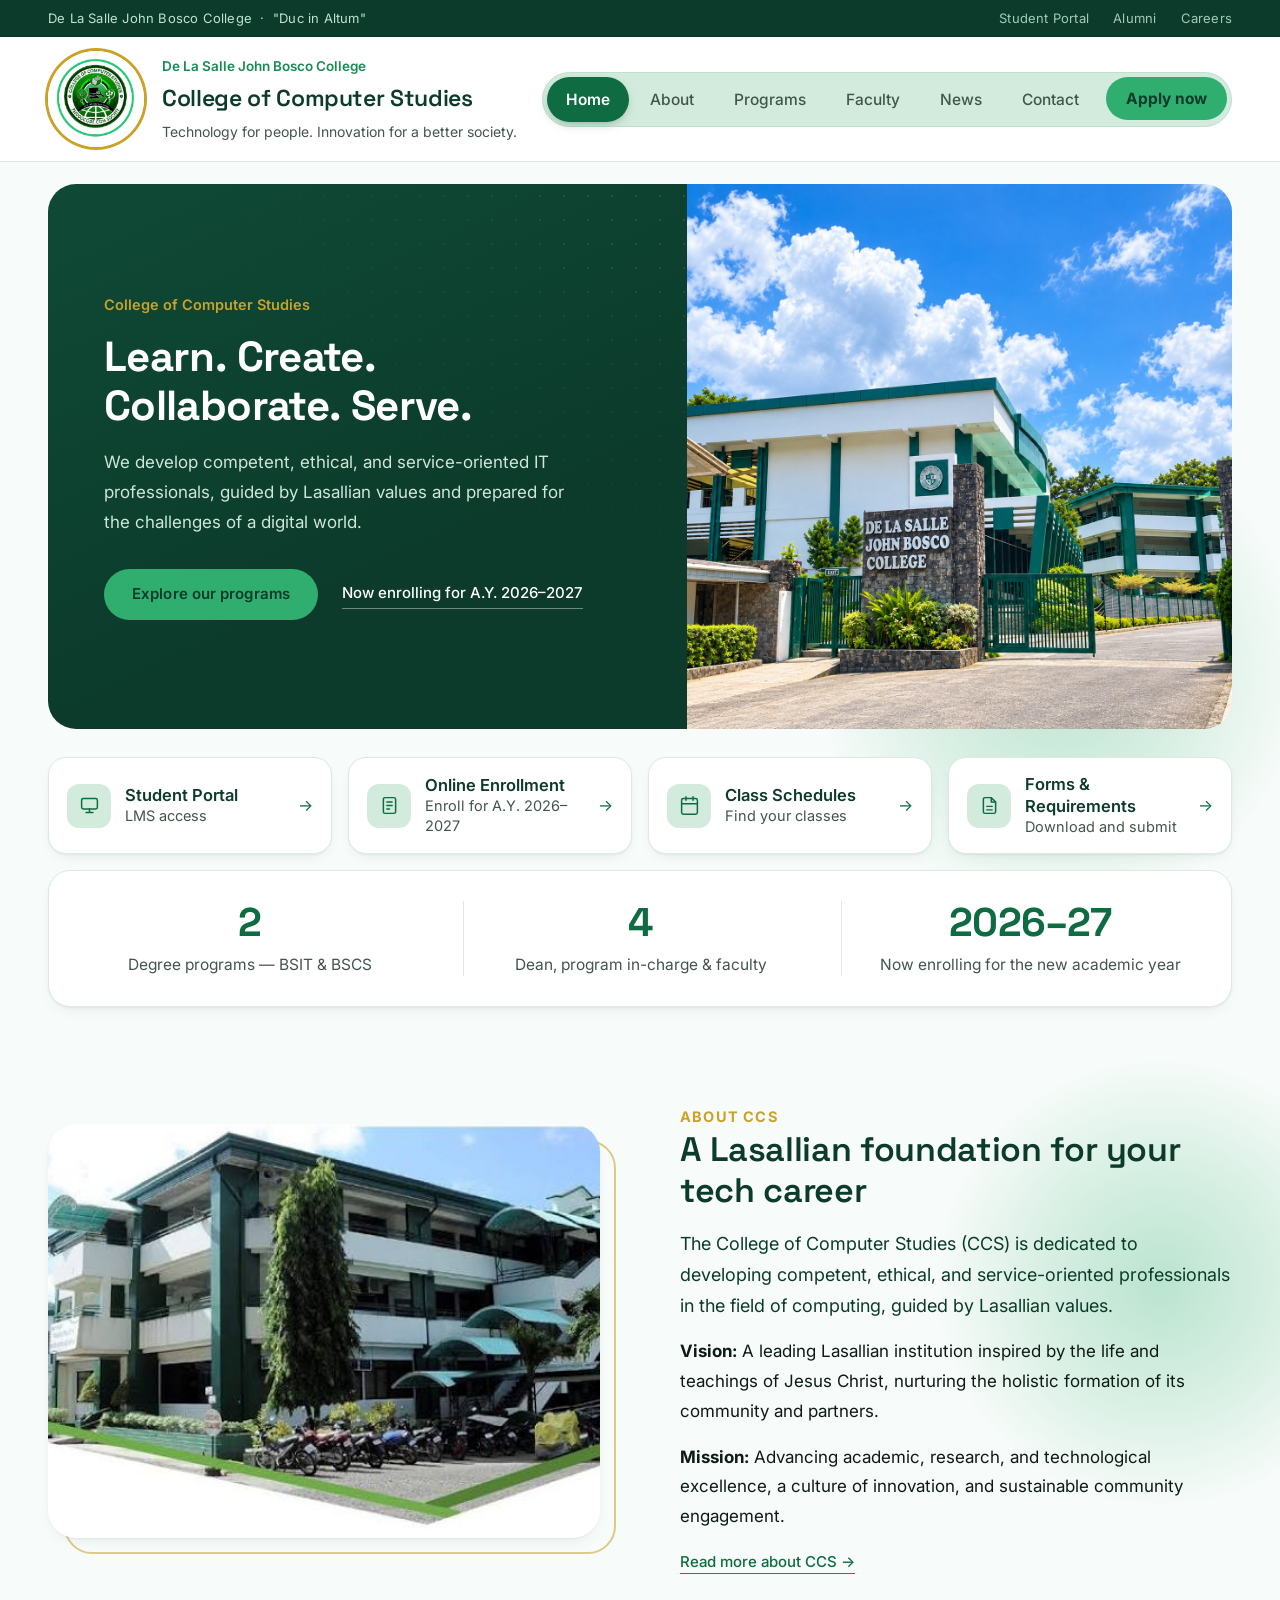
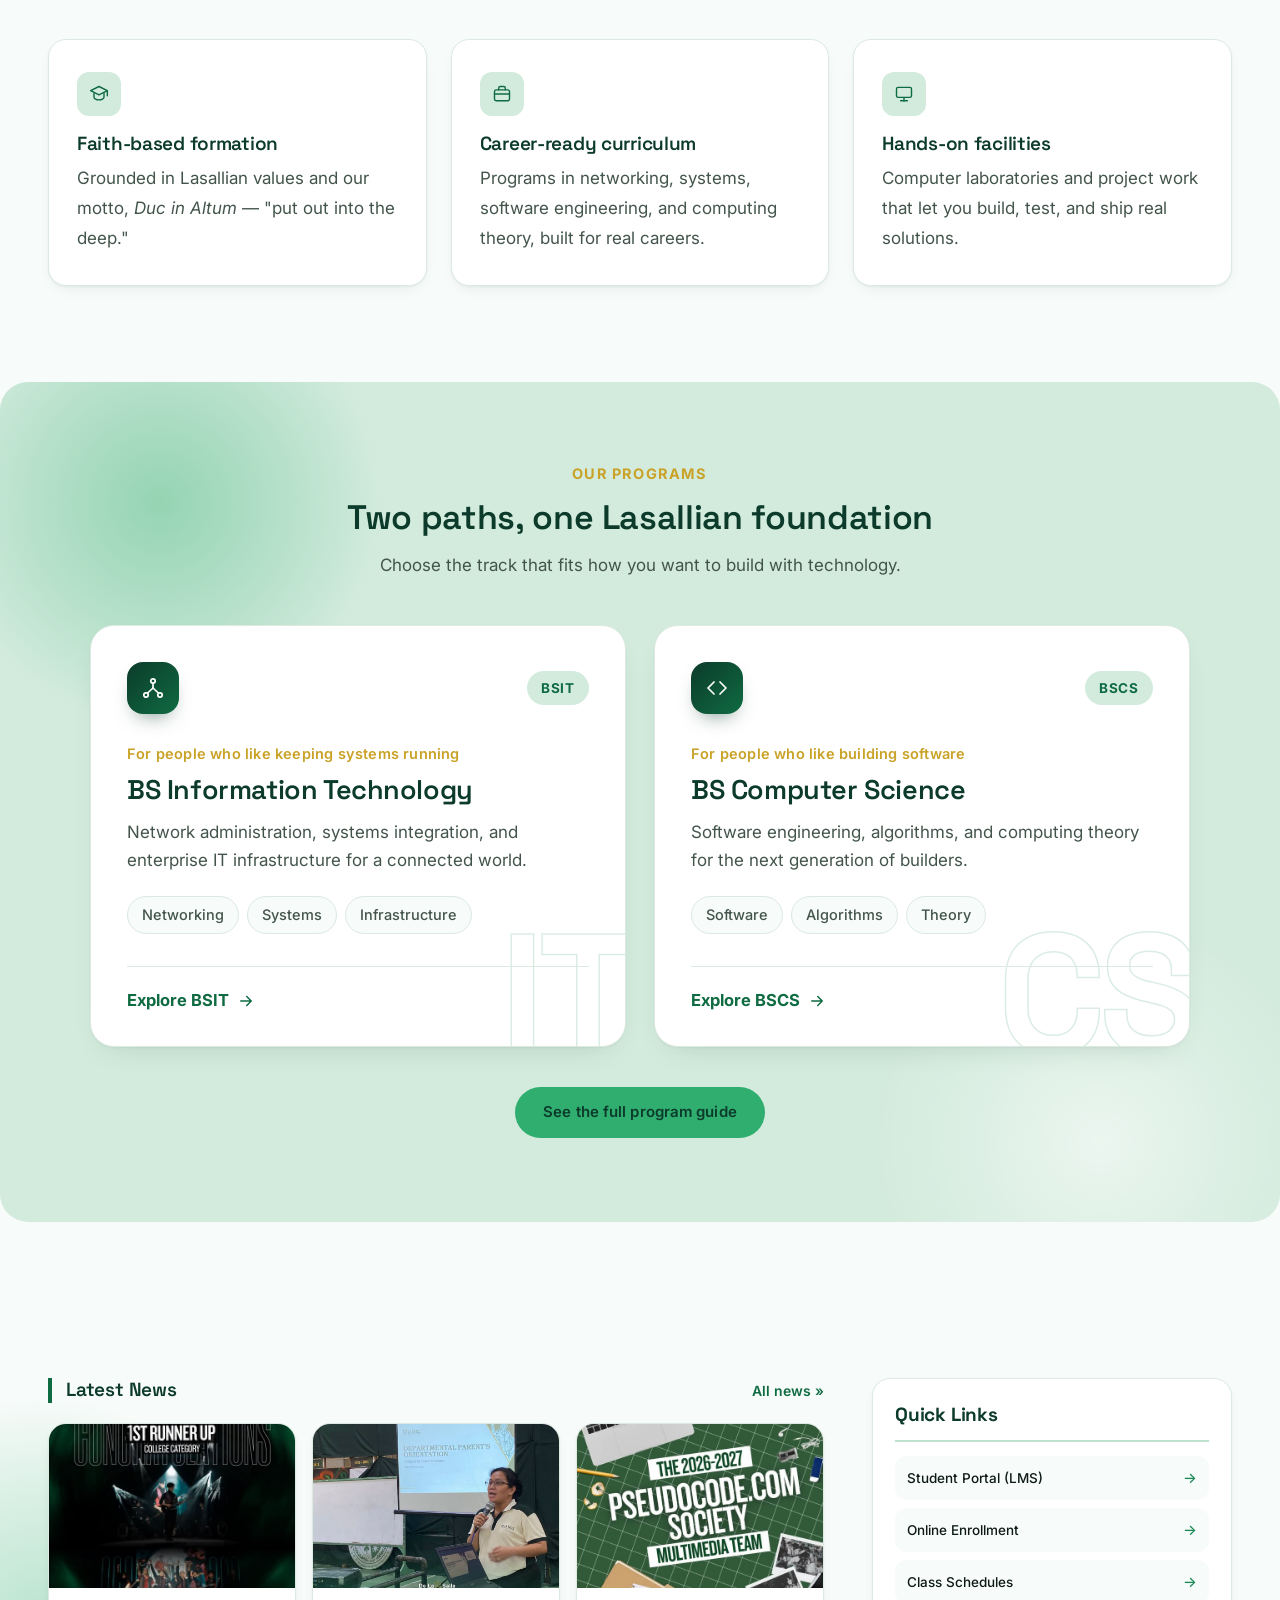
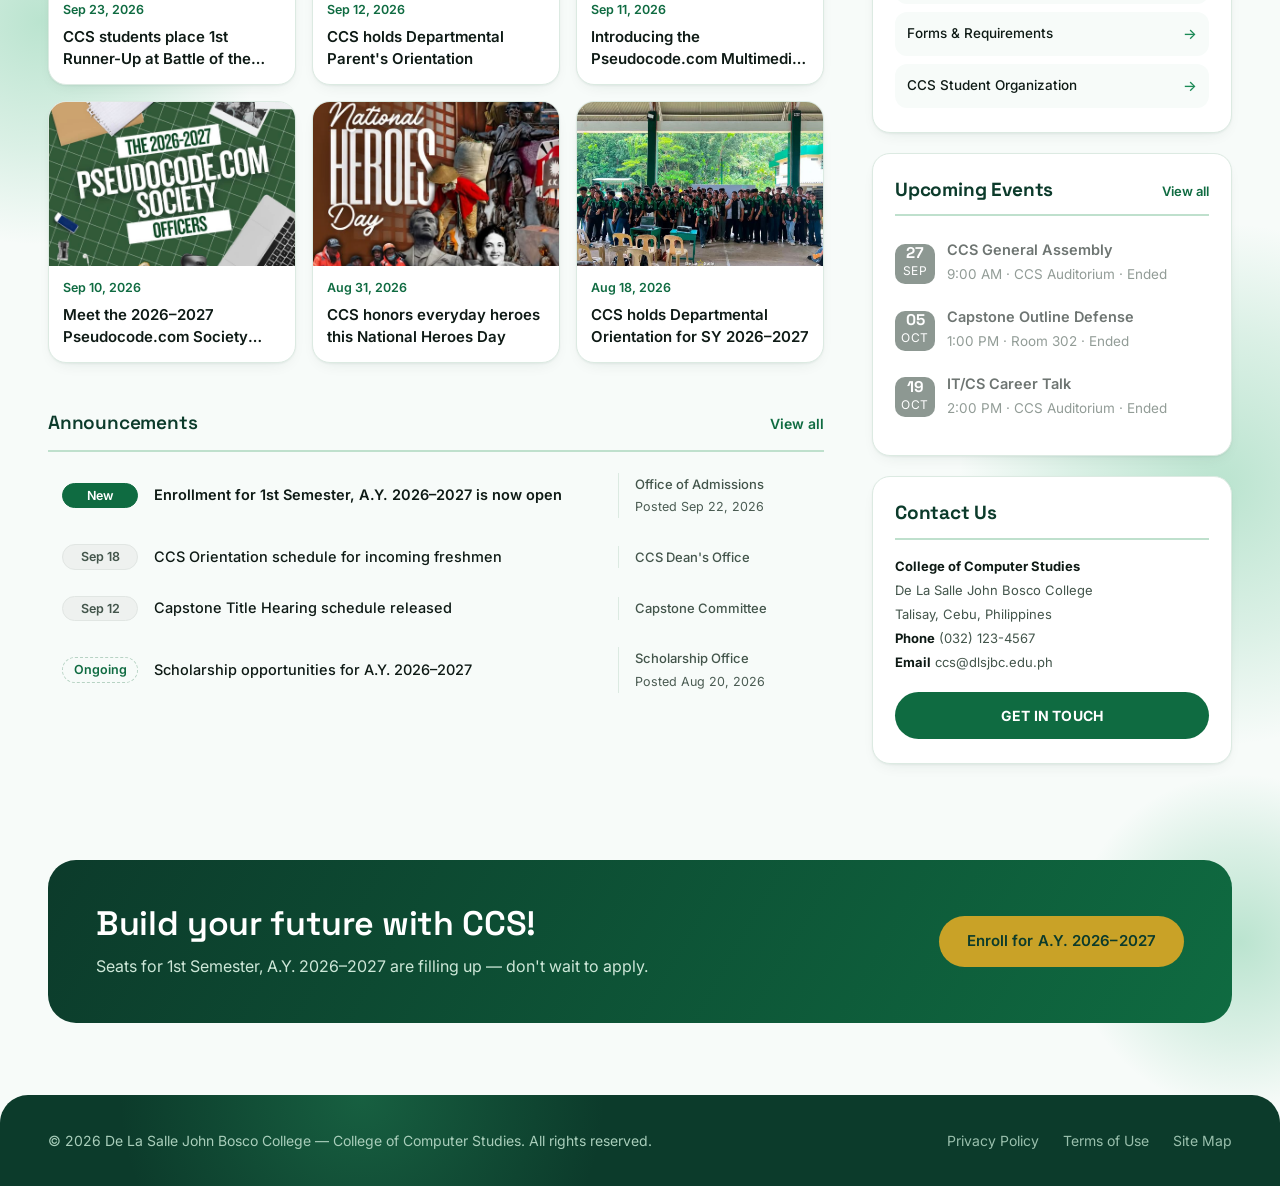
<file: index.html>
<!DOCTYPE html>
<html lang="en">
<head>
<meta charset="UTF-8">
<meta name="viewport" content="width=device-width, initial-scale=1">
<meta name="description" content="The College of Computer Studies at De La Salle John Bosco College offers BS Information Technology and BS Computer Science programs, developing competent, ethical, and service-oriented IT professionals guided by Lasallian values.">
<meta property="og:title" content="College of Computer Studies — De La Salle John Bosco College">
<meta property="og:description" content="Learn. Create. Collaborate. Serve. Technology for people. Innovation for a better society.">
<meta property="og:type" content="website">
<link rel="icon" type="image/png" href="images/favicon.png">
<title>College of Computer Studies — De La Salle John Bosco College</title>
<link rel="preconnect" href="https://fonts.googleapis.com">
<link rel="preconnect" href="https://fonts.gstatic.com" crossorigin>
<link rel="stylesheet" href="styles.css">
<style>
  .news-card-img{width:100%;aspect-ratio:3/2;object-fit:cover;display:block;}
</style>
</head>
<body>

  <a class="skip-link" href="#main-content">Skip to main content</a>

  <div class="utility-bar">
    <span>De La Salle John Bosco College &nbsp;·&nbsp; "Duc in Altum"</span>
    <span>
      <a href="#">Student Portal</a>
      <a href="#">Alumni</a>
      <a href="#">Careers</a>
    </span>
  </div>

  <header class="site-header">
    <div class="brand">
      <img class="mark" src="images/logo.png" width="88" height="88" alt="CCS logo — College of Computer Studies, De La Salle John Bosco College">
      <div class="brand-text">
        <div class="eyebrow">De La Salle John Bosco College</div>
        <h1>College of Computer Studies</h1>
        <div class="tagline">Technology for people. Innovation for a better society.</div>
      </div>
    </div>
    <button class="nav-toggle" id="nav-toggle" type="button" aria-expanded="false" aria-controls="main-nav" aria-label="Toggle navigation menu"><span></span></button>
    <nav class="main-nav" id="main-nav" aria-label="Primary">
      <ul>
        <li class="active"><a href="index.html" aria-current="page">Home</a></li>
        <li><a href="about.html">About</a></li>
        <li><a href="programs.html">Programs</a></li>
        <li><a href="faculty.html">Faculty</a></li>
        <li><a href="news.html">News</a></li>
        <li><a href="contact.html">Contact</a></li>
        <li class="nav-apply"><a href="contact.html">Apply now</a></li>
      </ul>
    </nav>
  </header>
  <div class="header-divider"></div>

  <div class="hero">
    <div class="hero-grid">
      <div class="hero-panel">
        <div class="hero-text">
          <div class="hero-kicker">College of Computer Studies</div>
          <h2>Learn. Create.<br>Collaborate. Serve.</h2>
          <p class="lede">We develop competent, ethical, and service-oriented IT professionals,
          guided by Lasallian values and prepared for the challenges of a digital world.</p>
          <div class="hero-cta">
            <a class="btn btn-primary" href="programs.html">Explore our programs</a>
            <a class="btn-text" href="contact.html">Now enrolling for A.Y. 2026–2027</a>
          </div>
        </div>
      </div>
      <div class="hero-photo-wrap">
        <div class="hero-photo-card">
          <img src="images/hero.jpg" alt="De La Salle John Bosco College campus entrance and main building" style="object-position:45% center;">
        </div>
      </div>
    </div>
  </div>

  <nav class="quicklinks-band" aria-label="Quick links">
    <ul class="quicklinks-inner">
      <li><a class="ql-item" href="#"><span class="ql-icon" aria-hidden="true"><svg viewBox="0 0 24 24"><rect x="3" y="4" width="18" height="12" rx="2"/><path d="M8 20h8M12 16v4"/></svg></span><span class="ql-text"><b>Student Portal</b><span>LMS access</span></span><span class="ql-arrow" aria-hidden="true">→</span></a></li>
      <li><a class="ql-item" href="#"><span class="ql-icon" aria-hidden="true"><svg viewBox="0 0 24 24"><rect x="5" y="3" width="14" height="18" rx="2"/><path d="M9 8h6M9 12h6M9 16h3"/></svg></span><span class="ql-text"><b>Online Enrollment</b><span>Enroll for A.Y. 2026–2027</span></span><span class="ql-arrow" aria-hidden="true">→</span></a></li>
      <li><a class="ql-item" href="#"><span class="ql-icon" aria-hidden="true"><svg viewBox="0 0 24 24"><rect x="3" y="4" width="18" height="18" rx="2"/><path d="M3 10h18M8 2v4M16 2v4"/></svg></span><span class="ql-text"><b>Class Schedules</b><span>Find your classes</span></span><span class="ql-arrow" aria-hidden="true">→</span></a></li>
      <li><a class="ql-item" href="#"><span class="ql-icon" aria-hidden="true"><svg viewBox="0 0 24 24"><path d="M14 3H7a2 2 0 0 0-2 2v14a2 2 0 0 0 2 2h10a2 2 0 0 0 2-2V8z"/><path d="M14 3v5h5M9 13h6M9 17h6"/></svg></span><span class="ql-text"><b>Forms &amp; Requirements</b><span>Download and submit</span></span><span class="ql-arrow" aria-hidden="true">→</span></a></li>
    </ul>
  </nav>

  <div class="quickfacts-band">
    <ul class="quickfacts-inner stats-row">
      <li class="quickfact"><b>2</b><span>Degree programs — BSIT &amp; BSCS</span></li>
      <li class="quickfact"><b>4</b><span>Dean, program in-charge &amp; faculty</span></li>
      <li class="quickfact"><b>2026–27</b><span>Now enrolling for the new academic year</span></li>
    </ul>
  </div>

  <section class="home-section" aria-labelledby="about-heading">
    <div class="split">
      <div class="split-media">
        <img src="images/campus-building.png" alt="De La Salle John Bosco College campus building" class="split-photo">
      </div>
      <div class="split-text">
        <span class="section-kicker">About CCS</span>
        <h2 id="about-heading">A Lasallian foundation for your tech career</h2>
        <p>The College of Computer Studies (CCS) is dedicated to developing competent, ethical, and service-oriented professionals in the field of computing, guided by Lasallian values.</p>
        <p><b>Vision:</b> A leading Lasallian institution inspired by the life and teachings of Jesus Christ, nurturing the holistic formation of its community and partners.</p>
        <p><b>Mission:</b> Advancing academic, research, and technological excellence, a culture of innovation, and sustainable community engagement.</p>
        <a class="btn-text dark" href="about.html">Read more about CCS →</a>
      </div>
    </div>
    <div class="feature-grid">
      <div class="feature-card">
        <span class="feature-icon" aria-hidden="true"><svg viewBox="0 0 24 24"><path d="M12 3 2 8l10 5 10-5-10-5z"/><path d="M6 11v5c0 1.5 2.7 3 6 3s6-1.5 6-3v-5"/><path d="M22 8v6"/></svg></span>
        <h3>Faith-based formation</h3>
        <p>Grounded in Lasallian values and our motto, <i>Duc in Altum</i> — "put out into the deep."</p>
      </div>
      <div class="feature-card">
        <span class="feature-icon" aria-hidden="true"><svg viewBox="0 0 24 24"><rect x="3" y="7" width="18" height="13" rx="2"/><path d="M8 7V5a2 2 0 0 1 2-2h4a2 2 0 0 1 2 2v2"/><path d="M3 12h18"/></svg></span>
        <h3>Career-ready curriculum</h3>
        <p>Programs in networking, systems, software engineering, and computing theory, built for real careers.</p>
      </div>
      <div class="feature-card">
        <span class="feature-icon" aria-hidden="true"><svg viewBox="0 0 24 24"><rect x="3" y="4" width="18" height="12" rx="2"/><path d="M8 20h8"/><path d="M12 16v4"/></svg></span>
        <h3>Hands-on facilities</h3>
        <p>Computer laboratories and project work that let you build, test, and ship real solutions.</p>
      </div>
    </div>
  </section>

  <section class="home-section is-tinted programs-showcase pc-section" aria-labelledby="programs-heading">
    <div class="home-section-head">
      <div class="section-kicker">Our Programs</div>
      <h2 id="programs-heading">Two paths, one Lasallian foundation</h2>
      <p>Choose the track that fits how you want to build with technology.</p>
    </div>
    <div class="pc-grid">
      <article class="pc">
        <span class="pc-mono" aria-hidden="true">IT</span>
        <div class="pc-top"><span class="pc-icon" aria-hidden="true"><svg viewBox="0 0 24 24"><circle cx="12" cy="5" r="2.2"/><circle cx="5" cy="19" r="2.2"/><circle cx="19" cy="19" r="2.2"/><path d="M12 7.2V12"/><path d="M12 12 6.6 17"/><path d="M12 12l5.4 5"/></svg></span><span class="pc-badge">BSIT</span></div>
        <p class="pc-fit">For people who like keeping systems running</p>
        <h3>BS Information Technology</h3>
        <p class="pc-desc">Network administration, systems integration, and enterprise IT infrastructure for a connected world.</p>
        <ul class="pc-chips"><li>Networking</li><li>Systems</li><li>Infrastructure</li></ul>
        <a class="pc-cta" href="programs.html">Explore BSIT <svg viewBox="0 0 24 24" aria-hidden="true"><path d="M5 12h14M13 6l6 6-6 6"/></svg></a>
      </article>
      <article class="pc">
        <span class="pc-mono" aria-hidden="true">CS</span>
        <div class="pc-top"><span class="pc-icon" aria-hidden="true"><svg viewBox="0 0 24 24"><path d="m9 18-6-6 6-6"/><path d="m15 6 6 6-6 6"/></svg></span><span class="pc-badge">BSCS</span></div>
        <p class="pc-fit">For people who like building software</p>
        <h3>BS Computer Science</h3>
        <p class="pc-desc">Software engineering, algorithms, and computing theory for the next generation of builders.</p>
        <ul class="pc-chips"><li>Software</li><li>Algorithms</li><li>Theory</li></ul>
        <a class="pc-cta" href="programs.html">Explore BSCS <svg viewBox="0 0 24 24" aria-hidden="true"><path d="M5 12h14M13 6l6 6-6 6"/></svg></a>
      </article>
    </div>
    <div class="showcase-foot"><a class="btn btn-primary" href="programs.html">See the full program guide</a></div>
  </section>



  <div id="main-content"></div>
  <div class="content-wrap home-hub">
    <div class="main-col">
      <section class="block" aria-labelledby="news-heading">
        <div class="news-grid-head"><h2 id="news-heading">Latest News</h2><a class="see-all-link" href="news.html">All news »</a></div>
        <div class="news-grid">
        <a class="news-card" href="news.html">
          <img class="news-card-img" src="images/news/battle-of-the-bands/banda-lasalista-1st-runner-up.png" alt="Banda Lasalista performing on stage, 1st Runner-Up in Battle of the Bands 2026" loading="lazy">
          <div class="news-card-body">
            <time class="news-card-date" datetime="2026-09-23">Sep 23, 2026</time>
            <span class="news-card-title">CCS students place 1st Runner-Up at Battle of the Bands 2026</span>
          </div>
        </a>
        <a class="news-card" href="news.html">
          <img class="news-card-img" src="images/news/parents-orientation/01-dean-jumandos.png" alt="Dean Glogerlie Jumandos speaking at the Departmental Parent's Orientation" loading="lazy">
          <div class="news-card-body">
            <time class="news-card-date" datetime="2026-09-12">Sep 12, 2026</time>
            <span class="news-card-title">CCS holds Departmental Parent's Orientation</span>
          </div>
        </a>
        <a class="news-card" href="news.html">
          <img class="news-card-img" src="images/news/pseudocode-multimedia-team-2026.png" alt="2026–2027 Pseudocode.com Society Multimedia Team announcement graphic" loading="lazy">
          <div class="news-card-body">
            <time class="news-card-date" datetime="2026-09-11">Sep 11, 2026</time>
            <span class="news-card-title">Introducing the Pseudocode.com Multimedia Team</span>
          </div>
        </a>
        <a class="news-card" href="news.html">
          <img class="news-card-img" src="images/news/pseudocode-officers-2026.png" alt="2026–2027 Pseudocode.com Society officers announcement graphic" loading="lazy">
          <div class="news-card-body">
            <time class="news-card-date" datetime="2026-09-10">Sep 10, 2026</time>
            <span class="news-card-title">Meet the 2026–2027 Pseudocode.com Society officers</span>
          </div>
        </a>
        <a class="news-card" href="news.html">
          <img class="news-card-img" src="images/news/national-heroes-day/national-heroes-day-2026.png" alt="National Heroes Day graphic collaging Philippine hero monuments with photos of everyday frontline workers" loading="lazy">
          <div class="news-card-body">
            <time class="news-card-date" datetime="2026-08-31">Aug 31, 2026</time>
            <span class="news-card-title">CCS honors everyday heroes this National Heroes Day</span>
          </div>
        </a>
        <a class="news-card" href="news.html">
          <img class="news-card-img" src="images/news/departmental-orientation/01-cover-group-photo.jpg" alt="Freshmen and returning CCS students in green shirts gathered together under the covered court for the Departmental Orientation" loading="lazy">
          <div class="news-card-body">
            <time class="news-card-date" datetime="2026-08-18">Aug 18, 2026</time>
            <span class="news-card-title">CCS holds Departmental Orientation for SY 2026–2027</span>
          </div>
        </a>
        </div>
      </section>

      <section class="block" aria-labelledby="announcements-heading">
        <div class="block-head"><h2 id="announcements-heading">Announcements</h2><a class="see-all" href="news.html">View all</a></div>
        <ul class="announce-list">
          <li class="announce-item is-new">
            <span class="announce-date">New</span>
            <div class="announce-body">
              <a class="title" href="news.html">Enrollment for 1st Semester, A.Y. 2026–2027 is now open</a>
              <div class="meta"><span class="meta-src">Office of Admissions</span> <span class="meta-posted">Posted <time datetime="2026-09-22">Sep 22, 2026</time></span></div>
            </div>
            <span class="news-arrow" aria-hidden="true"><svg viewBox="0 0 24 24"><path d="M5 12h14M13 6l6 6-6 6"/></svg></span>
          </li>
          <li class="announce-item" data-date="2026-09-18">
            <time class="announce-date" datetime="2026-09-18">Sep 18</time>
            <div class="announce-body">
              <a class="title" href="news.html">CCS Orientation schedule for incoming freshmen</a>
              <div class="meta"><span class="meta-src">CCS Dean's Office</span></div>
            </div>
            <span class="news-arrow" aria-hidden="true"><svg viewBox="0 0 24 24"><path d="M5 12h14M13 6l6 6-6 6"/></svg></span>
          </li>
          <li class="announce-item" data-date="2026-09-12">
            <time class="announce-date" datetime="2026-09-12">Sep 12</time>
            <div class="announce-body">
              <a class="title" href="news.html">Capstone Title Hearing schedule released</a>
              <div class="meta"><span class="meta-src">Capstone Committee</span></div>
            </div>
            <span class="news-arrow" aria-hidden="true"><svg viewBox="0 0 24 24"><path d="M5 12h14M13 6l6 6-6 6"/></svg></span>
          </li>
          <li class="announce-item is-ongoing">
            <span class="announce-date">Ongoing</span>
            <div class="announce-body">
              <a class="title" href="news.html">Scholarship opportunities for A.Y. 2026–2027</a>
              <div class="meta"><span class="meta-src">Scholarship Office</span> <span class="meta-posted">Posted <time datetime="2026-08-20">Aug 20, 2026</time></span></div>
            </div>
            <span class="news-arrow" aria-hidden="true"><svg viewBox="0 0 24 24"><path d="M5 12h14M13 6l6 6-6 6"/></svg></span>
          </li>
        </ul>
      </section>
    </div>

    <aside class="side-col card-col" aria-label="Sidebar">
      <section class="side-block" aria-labelledby="quicklinks-heading">
        <div class="side-block-head"><h2 id="quicklinks-heading">Quick Links</h2></div>
        <ul class="quicklink-list">
          <li><a href="#">Student Portal (LMS)<span class="arrow" aria-hidden="true">→</span></a></li>
          <li><a href="#">Online Enrollment<span class="arrow" aria-hidden="true">→</span></a></li>
          <li><a href="#">Class Schedules<span class="arrow" aria-hidden="true">→</span></a></li>
          <li><a href="#">Forms &amp; Requirements<span class="arrow" aria-hidden="true">→</span></a></li>
          <li><a href="#">CCS Student Organization<span class="arrow" aria-hidden="true">→</span></a></li>
        </ul>
      </section>

      <section class="side-block" aria-labelledby="events-heading">
        <div class="side-block-head"><h2 id="events-heading">Upcoming Events</h2><a class="see-all" href="news.html">View all</a></div>
        <div class="event-item" data-date="2026-09-27">
          <div class="event-date"><b>27</b><span>SEP</span></div>
          <div class="event-body">
            <a class="title" href="news.html">CCS General Assembly</a>
            <div class="meta"><time datetime="2026-09-27T09:00">9:00 AM</time> · CCS Auditorium</div>
          </div>
          <span class="news-arrow" aria-hidden="true"><svg viewBox="0 0 24 24"><path d="M5 12h14M13 6l6 6-6 6"/></svg></span>
        </div>
        <div class="event-item" data-date="2026-10-05">
          <div class="event-date"><b>05</b><span>OCT</span></div>
          <div class="event-body">
            <a class="title" href="news.html">Capstone Outline Defense</a>
            <div class="meta"><time datetime="2026-10-05T13:00">1:00 PM</time> · Room 302</div>
          </div>
          <span class="news-arrow" aria-hidden="true"><svg viewBox="0 0 24 24"><path d="M5 12h14M13 6l6 6-6 6"/></svg></span>
        </div>
        <div class="event-item" data-date="2026-10-19">
          <div class="event-date"><b>19</b><span>OCT</span></div>
          <div class="event-body">
            <a class="title" href="news.html">IT/CS Career Talk</a>
            <div class="meta"><time datetime="2026-10-19T14:00">2:00 PM</time> · CCS Auditorium</div>
          </div>
          <span class="news-arrow" aria-hidden="true"><svg viewBox="0 0 24 24"><path d="M5 12h14M13 6l6 6-6 6"/></svg></span>
        </div>
      </section>

      <section class="side-block contact-lines" aria-labelledby="contact-heading">
        <div class="side-block-head"><h2 id="contact-heading">Contact Us</h2></div>
        <address>
          <b>College of Computer Studies</b><br>
          De La Salle John Bosco College<br>
          Talisay, Cebu, Philippines<br>
          <b>Phone</b> (032) 123-4567<br>
          <b>Email</b> <a href="mailto:ccs@dlsjbc.edu.ph">ccs@dlsjbc.edu.ph</a>
        </address>
        <a class="contact-cta" href="contact.html">GET IN TOUCH</a>
      </section>
    </aside>
  </div>

  <section class="home-section">
    <div class="cta-banner">
      <h2>Build your future with CCS!</h2>
      <p>Seats for 1st Semester, A.Y. 2026–2027 are filling up — don't wait to apply.</p>
      <a class="btn btn-primary" href="contact.html">Enroll for A.Y. 2026–2027</a>
    </div>
  </section>

  <footer>
    <div class="footer-wrap">
      <div>© 2026 De La Salle John Bosco College — College of Computer Studies. All rights reserved.</div>
      <div class="footer-links">
        <a href="#">Privacy Policy</a>
        <a href="#">Terms of Use</a>
        <a href="#">Site Map</a>
      </div>
    </div>
  </footer>

  <script src="script.js"></script>
</body>
</html>
</file>
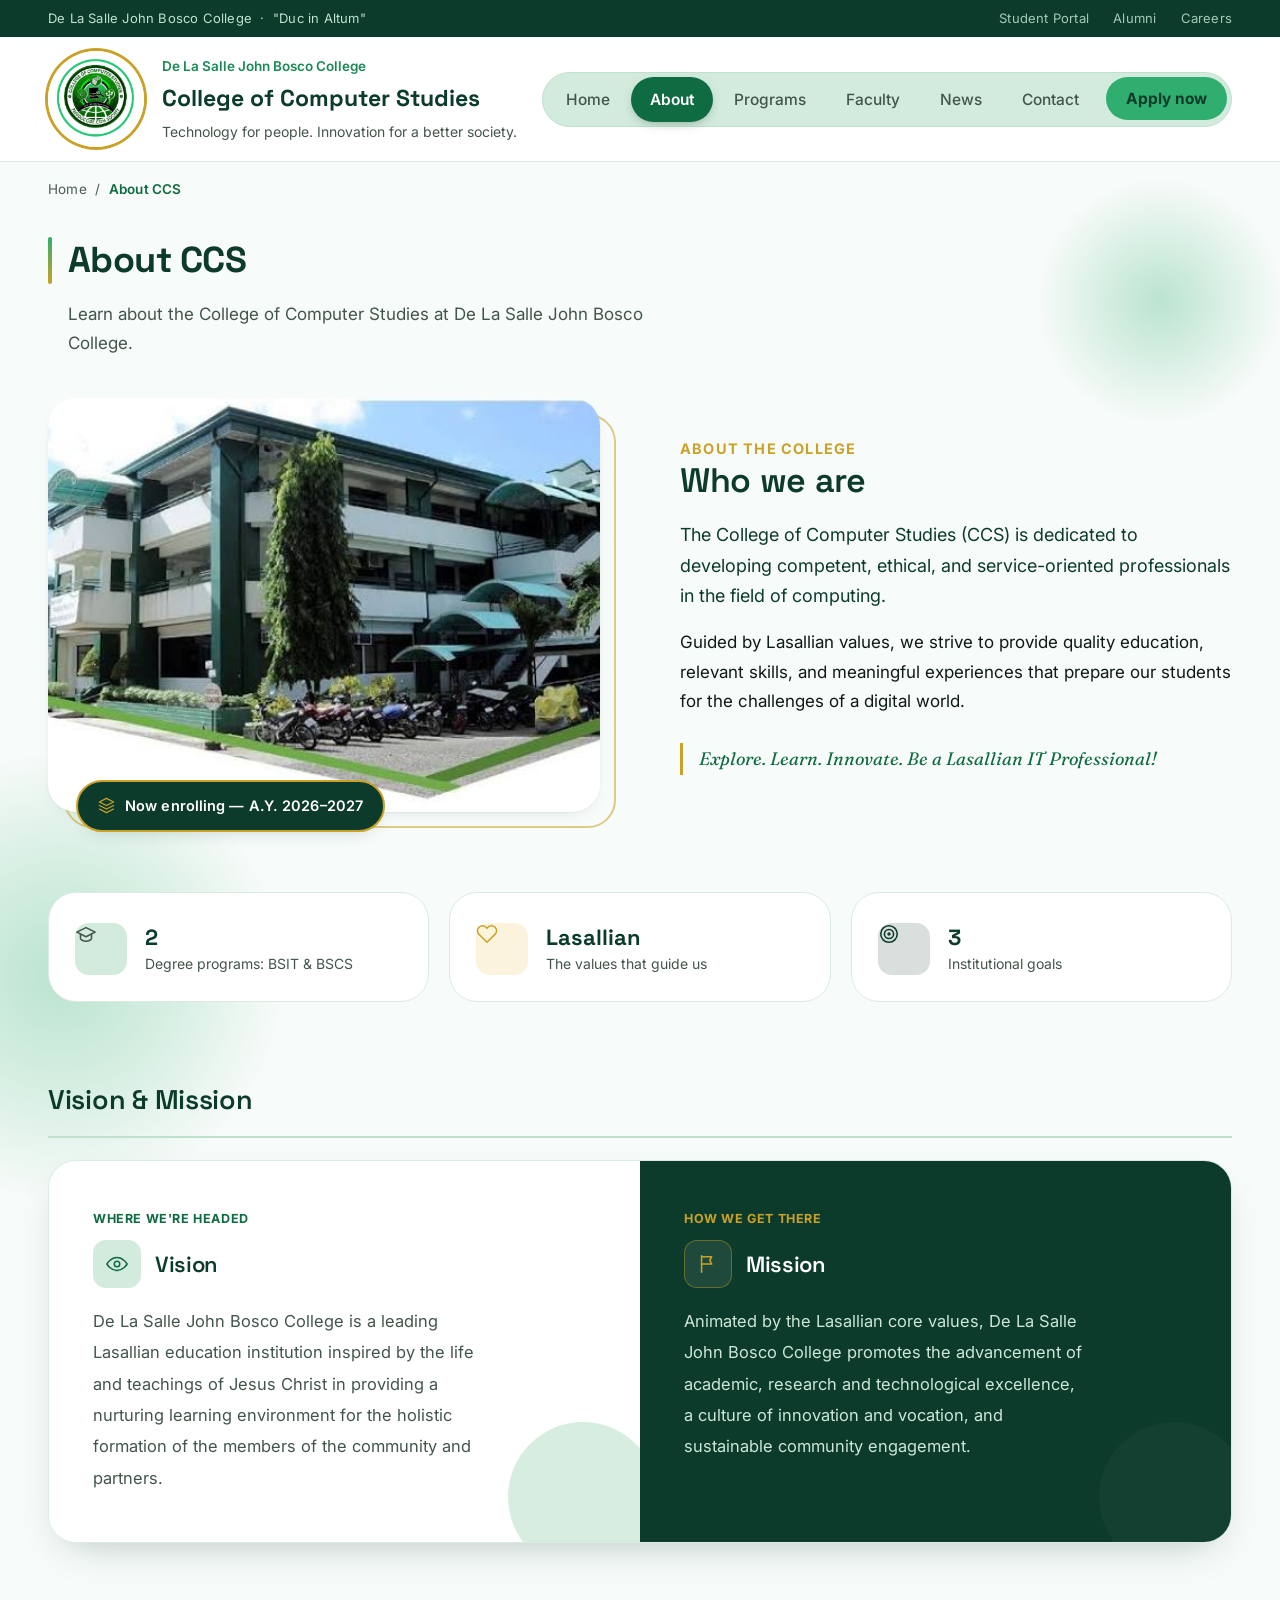
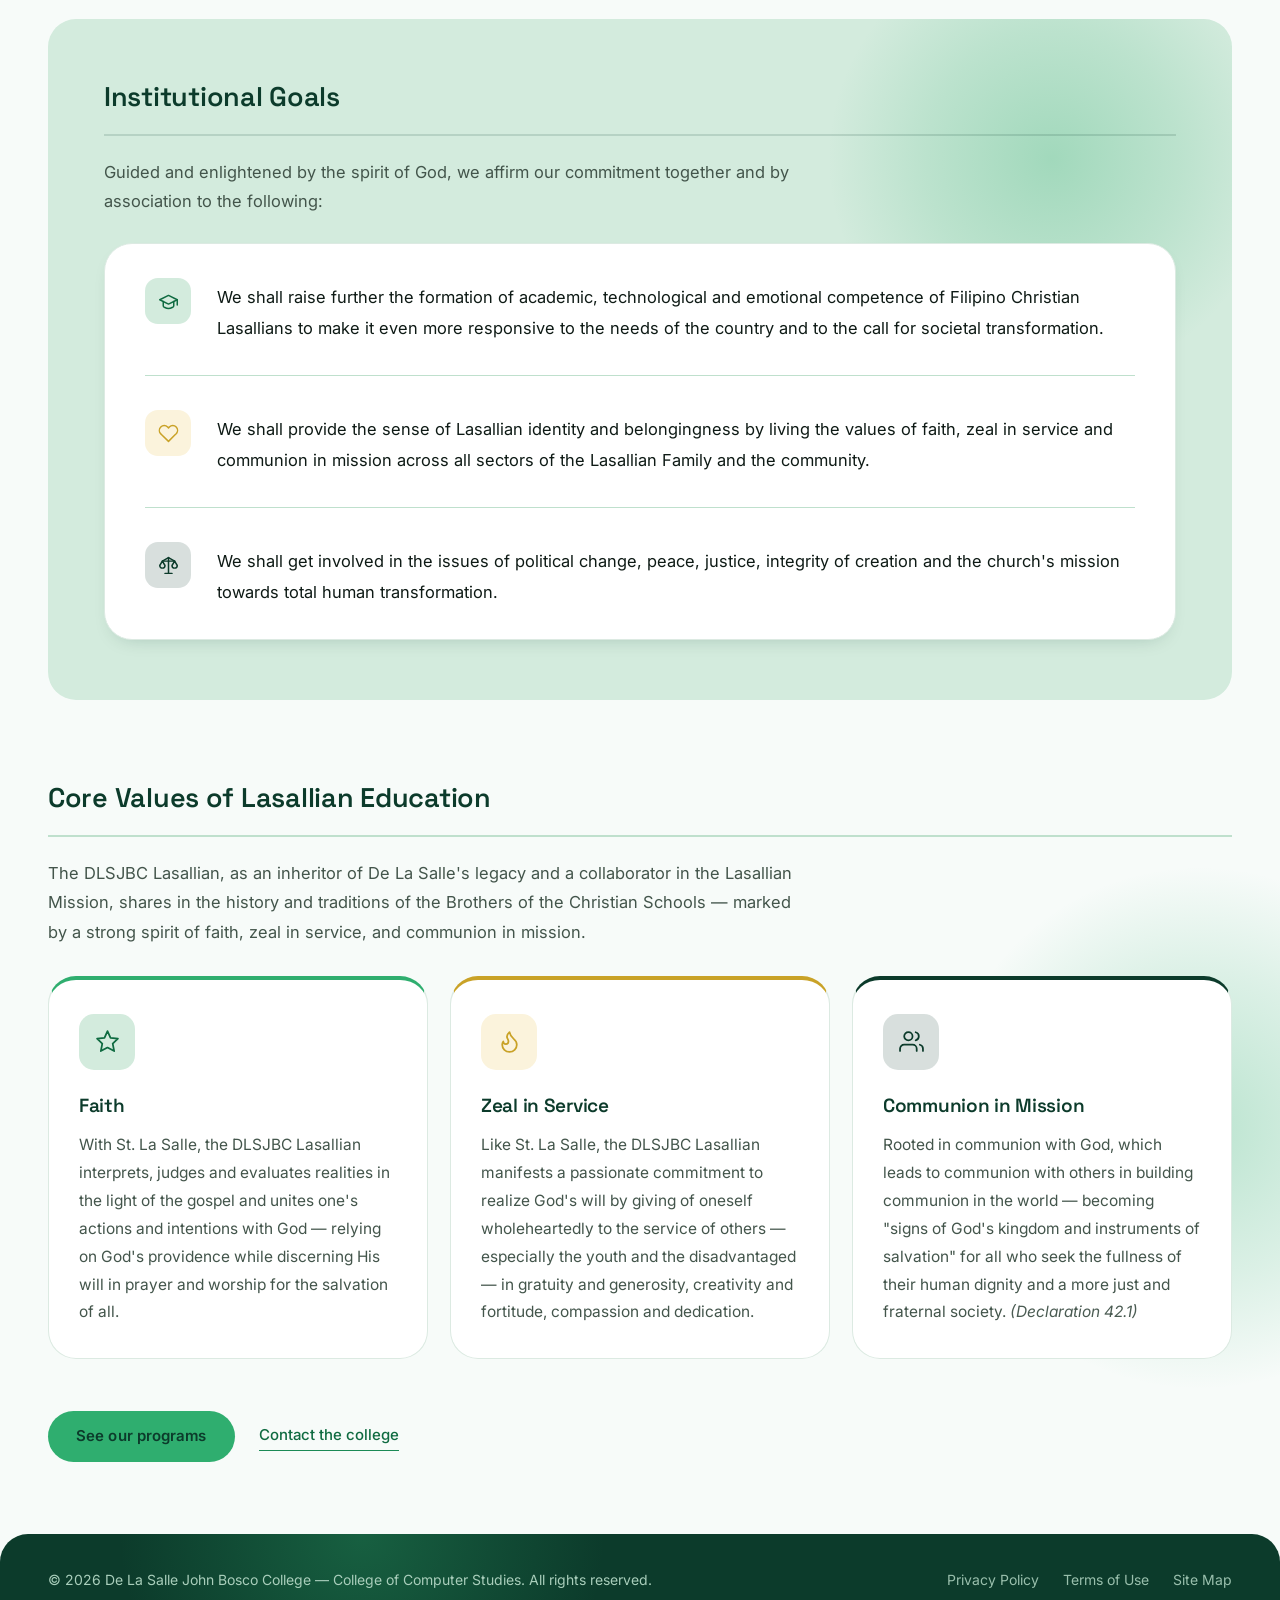
<file: about.html>
<!DOCTYPE html>
<html lang="en">
<head>
<meta charset="UTF-8">
<meta name="viewport" content="width=device-width, initial-scale=1">
<meta name="description" content="Learn about the College of Computer Studies at De La Salle John Bosco College.">
<link rel="icon" type="image/png" href="images/favicon.png">
<title>About CCS — College of Computer Studies, De La Salle John Bosco College</title>
<link rel="preconnect" href="https://fonts.googleapis.com">
<link rel="preconnect" href="https://fonts.gstatic.com" crossorigin>
<link rel="stylesheet" href="styles.css">
</head>
<body>

  <a class="skip-link" href="#main-content">Skip to main content</a>

  <div class="utility-bar">
    <span>De La Salle John Bosco College &nbsp;·&nbsp; "Duc in Altum"</span>
    <span>
      <a href="#">Student Portal</a>
      <a href="#">Alumni</a>
      <a href="#">Careers</a>
    </span>
  </div>

  <header class="site-header">
    <a class="brand" href="index.html">
      <img class="mark" src="images/logo.png" width="88" height="88" alt="CCS logo — College of Computer Studies, De La Salle John Bosco College">
      <div class="brand-text">
        <div class="eyebrow">De La Salle John Bosco College</div>
        <div class="brand-title">College of Computer Studies</div>
        <div class="tagline">Technology for people. Innovation for a better society.</div>
      </div>
    </a>
    <button class="nav-toggle" id="nav-toggle" type="button" aria-expanded="false" aria-controls="main-nav" aria-label="Toggle navigation menu"><span></span></button>
    <nav class="main-nav" id="main-nav" aria-label="Primary">
      <ul>
        <li><a href="index.html">Home</a></li>
        <li class="active"><a href="about.html" aria-current="page">About</a></li>
        <li><a href="programs.html">Programs</a></li>
        <li><a href="faculty.html">Faculty</a></li>
        <li><a href="news.html">News</a></li>
        <li><a href="contact.html">Contact</a></li>
        <li class="nav-apply"><a href="contact.html">Apply now</a></li>
      </ul>
    </nav>
  </header>
  <div class="header-divider"></div>

  <nav class="breadcrumb" aria-label="Breadcrumb"><a href="index.html">Home</a> &nbsp;/&nbsp; <span aria-current="page">About CCS</span></nav>

  <div class="page-head">
    <h1>About CCS</h1>
    <p>Learn about the College of Computer Studies at De La Salle John Bosco College.</p>
  </div>

  <main class="page-wrap" id="main-content">
    <div class="split">
      <div class="split-media">
        <img src="images/campus-building.png" alt="De La Salle John Bosco College campus building" class="split-photo">
        <div class="media-badge">
          <svg viewBox="0 0 24 24" aria-hidden="true"><path d="M12 2 2 7l10 5 10-5-10-5z"/><path d="M2 17l10 5 10-5"/><path d="M2 12l10 5 10-5"/></svg>
          <span>Now enrolling — A.Y. 2026–2027</span>
        </div>
      </div>
      <div class="split-text">
        <span class="section-kicker">About the college</span>
        <h2>Who we are</h2>
        <p>The College of Computer Studies (CCS) is dedicated to developing competent, ethical, and service-oriented professionals in the field of computing.</p>
        <p>Guided by Lasallian values, we strive to provide quality education, relevant skills, and meaningful experiences that prepare our students for the challenges of a digital world.</p>
        <p class="tag-line">Explore. Learn. Innovate. Be a Lasallian IT Professional!</p>
      </div>
    </div>


    <ul class="facts" aria-label="At a glance">
      <li>
        <span class="fact-icon" aria-hidden="true"><svg viewBox="0 0 24 24"><path d="M22 10 12 5 2 10l10 5 10-5z"/><path d="M6 12v5c0 1 3 3 6 3s6-2 6-3v-5"/></svg></span>
        <span class="fact-body"><b>2</b><span>Degree programs: BSIT &amp; BSCS</span></span>
      </li>
      <li>
        <span class="fact-icon" aria-hidden="true"><svg viewBox="0 0 24 24"><path d="M20.8 4.6a5.5 5.5 0 0 0-7.8 0L12 5.6l-1-1a5.5 5.5 0 1 0-7.8 7.8l1 1L12 21l7.8-7.8 1-1a5.5 5.5 0 0 0 0-7.6z"/></svg></span>
        <span class="fact-body"><b>Lasallian</b><span>The values that guide us</span></span>
      </li>
      <li>
        <span class="fact-icon" aria-hidden="true"><svg viewBox="0 0 24 24"><circle cx="12" cy="12" r="9"/><circle cx="12" cy="12" r="5"/><circle cx="12" cy="12" r="1"/></svg></span>
        <span class="fact-body"><b>3</b><span>Institutional goals</span></span>
      </li>
    </ul>

    <section class="section" aria-labelledby="vm-heading">
      <div class="block-head"><h2 id="vm-heading">Vision &amp; Mission</h2></div>
      <div class="vm-grid">
        <div class="vm-card is-vision">
          <span class="vm-kicker">Where we're headed</span>
          <div class="vm-card-head">
            <span class="vm-icon" aria-hidden="true"><svg viewBox="0 0 24 24"><path d="M1 12s4-7 11-7 11 7 11 7-4 7-11 7-11-7-11-7z"/><circle cx="12" cy="12" r="3"/></svg></span>
            <h3>Vision</h3>
          </div>
          <p>De La Salle John Bosco College is a leading Lasallian education institution inspired by the life and teachings of Jesus Christ in providing a nurturing learning environment for the holistic formation of the members of the community and partners.</p>
        </div>
        <div class="vm-card is-mission">
          <span class="vm-kicker">How we get there</span>
          <div class="vm-card-head">
            <span class="vm-icon" aria-hidden="true"><svg viewBox="0 0 24 24"><path d="M5 3v18"/><path d="M5 4h11l-2 4 2 4H5"/></svg></span>
            <h3>Mission</h3>
          </div>
          <p>Animated by the Lasallian core values, De La Salle John Bosco College promotes the advancement of academic, research and technological excellence, a culture of innovation and vocation, and sustainable community engagement.</p>
        </div>
      </div>
    </section>

    <section class="section is-tinted" aria-labelledby="goals-heading">
      <div class="block-head"><h2 id="goals-heading">Institutional Goals</h2></div>
      <p class="goals-intro">Guided and enlightened by the spirit of God, we affirm our commitment together and by association to the following:</p>
      <ul class="goals-panel">
        <li class="goal-row">
          <span class="goal-icon" aria-hidden="true"><svg viewBox="0 0 24 24"><path d="M22 10 12 5 2 10l10 5 10-5z"/><path d="M6 12v5c0 1 3 3 6 3s6-2 6-3v-5"/><path d="M22 10v6"/></svg></span>
          <p class="goal-text">We shall raise further the formation of academic, technological and emotional competence of Filipino Christian Lasallians to make it even more responsive to the needs of the country and to the call for societal transformation.</p>
        </li>
        <li class="goal-row">
          <span class="goal-icon" aria-hidden="true"><svg viewBox="0 0 24 24"><path d="M20.8 4.6a5.5 5.5 0 0 0-7.8 0L12 5.6l-1-1a5.5 5.5 0 1 0-7.8 7.8l1 1L12 21l7.8-7.8 1-1a5.5 5.5 0 0 0 0-7.6z"/></svg></span>
          <p class="goal-text">We shall provide the sense of Lasallian identity and belongingness by living the values of faith, zeal in service and communion in mission across all sectors of the Lasallian Family and the community.</p>
        </li>
        <li class="goal-row">
          <span class="goal-icon" aria-hidden="true"><svg viewBox="0 0 24 24"><path d="M12 3v18"/><path d="M8 21h8"/><path d="M5 7h14"/><path d="M12 3 5 7"/><path d="M12 3l7 4"/><path d="M2 12l3-5 3 5a3 3 0 1 1-6 0z"/><path d="M16 12l3-5 3 5a3 3 0 1 1-6 0z"/></svg></span>
          <p class="goal-text">We shall get involved in the issues of political change, peace, justice, integrity of creation and the church's mission towards total human transformation.</p>
        </li>
      </ul>
    </section>

    <section class="section" aria-labelledby="values-heading">
      <div class="block-head"><h2 id="values-heading">Core Values of Lasallian Education</h2></div>
      <p class="values-intro">The DLSJBC Lasallian, as an inheritor of De La Salle's legacy and a collaborator in the Lasallian Mission, shares in the history and traditions of the Brothers of the Christian Schools — marked by a strong spirit of faith, zeal in service, and communion in mission.</p>
      <div class="values">
        <div class="value"><span class="value-icon" aria-hidden="true"><svg viewBox="0 0 24 24"><path d="m12 2 2.9 6.6L22 9.2l-5 4.9 1.4 7.1L12 17.8l-6.4 3.4L7 14.1 2 9.2l7.1-.6z"/></svg></span><h3>Faith</h3><p>With St. La Salle, the DLSJBC Lasallian interprets, judges and evaluates realities in the light of the gospel and unites one's actions and intentions with God — relying on God's providence while discerning His will in prayer and worship for the salvation of all.</p></div>
        <div class="value"><span class="value-icon" aria-hidden="true"><svg viewBox="0 0 24 24"><path d="M8.5 14.5A2.5 2.5 0 0 0 11 12c0-1.38-.5-2-1-3-1.07-2.14-.22-4.05 2-6 .5 2.5 2 4.9 4 6.5 2 1.6 3 3.5 3 5.5a7 7 0 1 1-14 0c0-1.15.43-2.29 1-3a2.5 2.5 0 0 0 2.5 2.5z"/></svg></span><h3>Zeal in Service</h3><p>Like St. La Salle, the DLSJBC Lasallian manifests a passionate commitment to realize God's will by giving of oneself wholeheartedly to the service of others — especially the youth and the disadvantaged — in gratuity and generosity, creativity and fortitude, compassion and dedication.</p></div>
        <div class="value"><span class="value-icon" aria-hidden="true"><svg viewBox="0 0 24 24"><path d="M17 21v-2a4 4 0 0 0-4-4H5a4 4 0 0 0-4 4v2"/><circle cx="9" cy="7" r="4"/><path d="M23 21v-2a4 4 0 0 0-3-3.87"/><path d="M16 3.13a4 4 0 0 1 0 7.75"/></svg></span><h3>Communion in Mission</h3><p>Rooted in communion with God, which leads to communion with others in building communion in the world — becoming "signs of God's kingdom and instruments of salvation" for all who seek the fullness of their human dignity and a more just and fraternal society. <i>(Declaration 42.1)</i></p></div>
      </div>
    </section>

    <div class="cta-row">
      <a class="btn btn-primary" href="programs.html">See our programs</a>
      <a class="btn-text dark" href="contact.html">Contact the college</a>
    </div>
  </main>

  <footer>
    <div class="footer-wrap">
      <div>© 2026 De La Salle John Bosco College — College of Computer Studies. All rights reserved.</div>
      <div class="footer-links">
        <a href="#">Privacy Policy</a>
        <a href="#">Terms of Use</a>
        <a href="#">Site Map</a>
      </div>
    </div>
  </footer>

  <script src="script.js"></script>
</body>
</html>
</file>
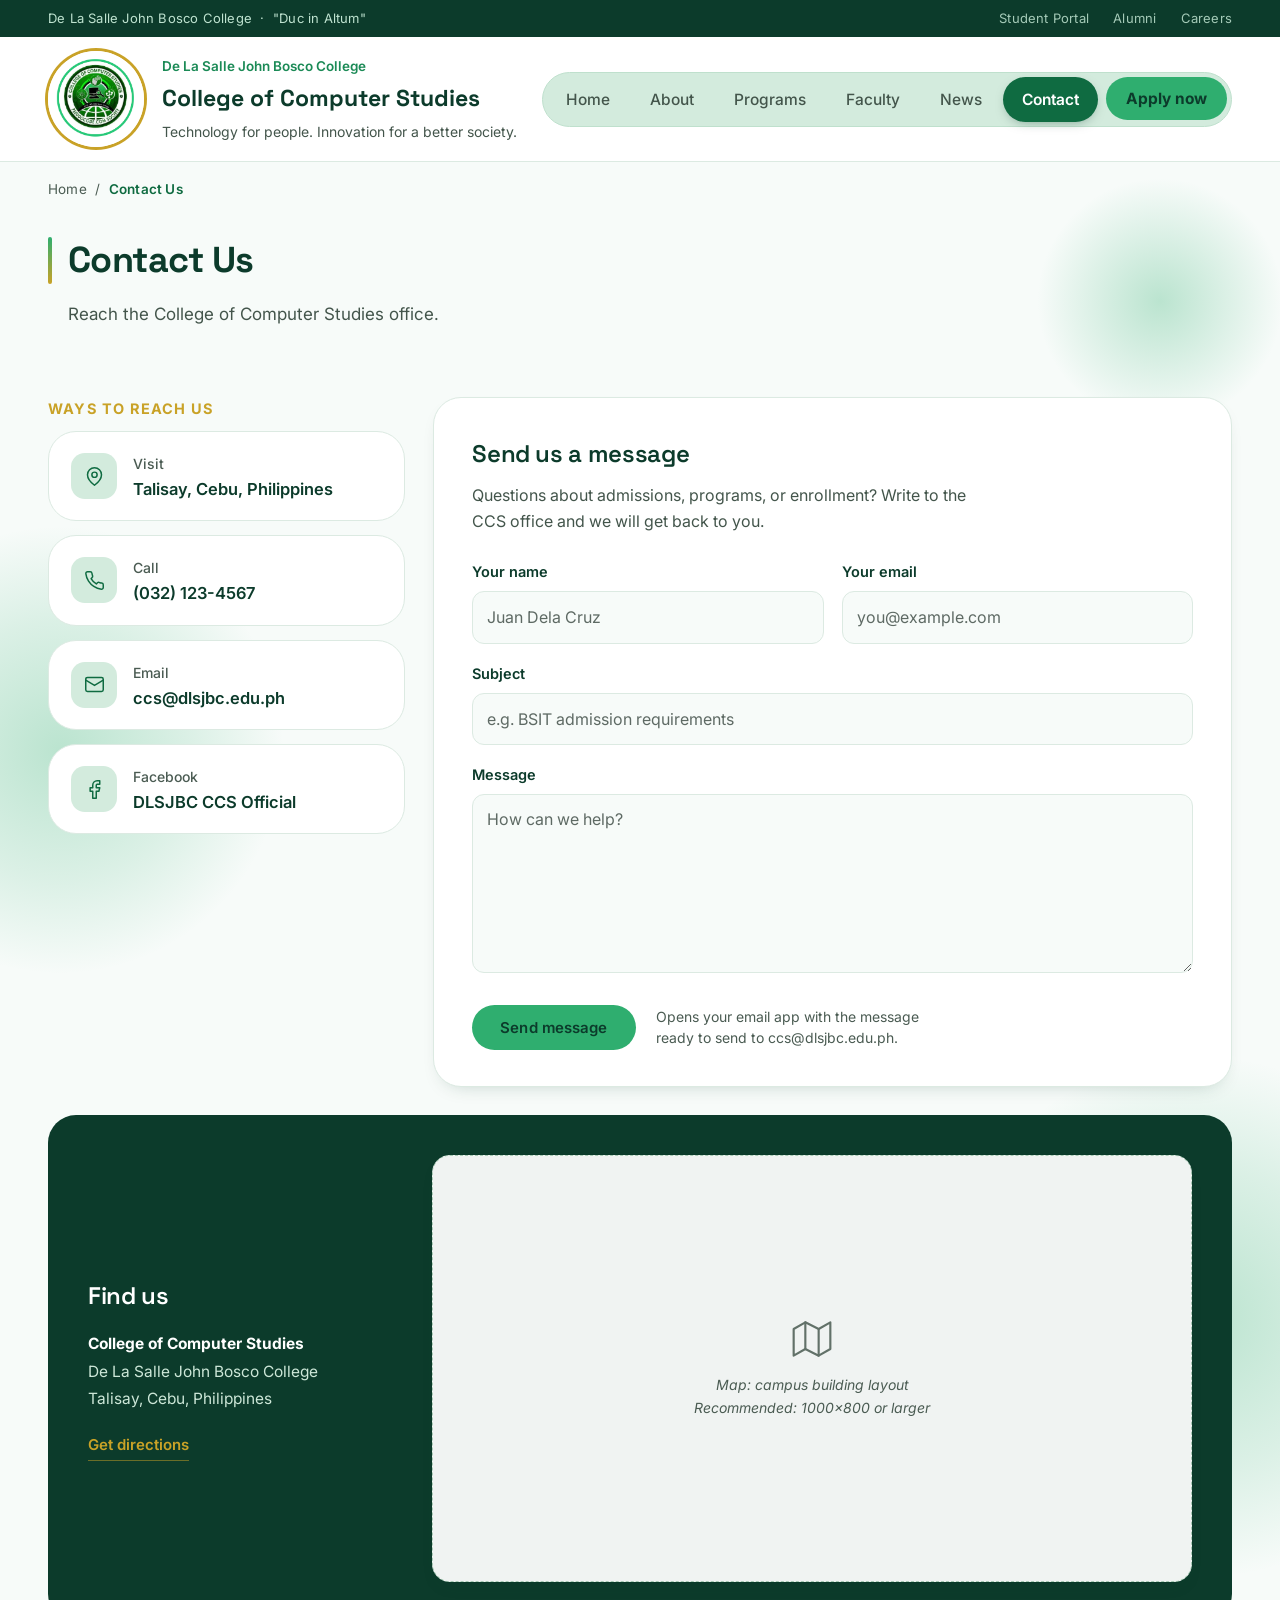
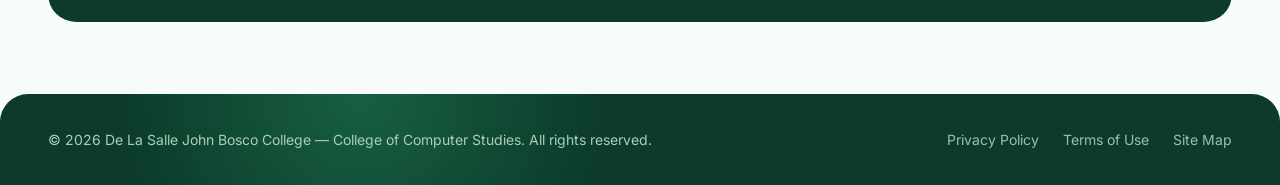
<file: contact.html>
<!DOCTYPE html>
<html lang="en">
<head>
<meta charset="UTF-8">
<meta name="viewport" content="width=device-width, initial-scale=1">
<meta name="description" content="Reach the College of Computer Studies office.">
<link rel="icon" type="image/png" href="images/favicon.png">
<title>Contact Us — College of Computer Studies, De La Salle John Bosco College</title>
<link rel="preconnect" href="https://fonts.googleapis.com">
<link rel="preconnect" href="https://fonts.gstatic.com" crossorigin>
<link rel="stylesheet" href="styles.css">
</head>
<body>

  <a class="skip-link" href="#main-content">Skip to main content</a>

  <div class="utility-bar">
    <span>De La Salle John Bosco College &nbsp;·&nbsp; "Duc in Altum"</span>
    <span>
      <a href="#">Student Portal</a>
      <a href="#">Alumni</a>
      <a href="#">Careers</a>
    </span>
  </div>

  <header class="site-header">
    <a class="brand" href="index.html">
      <img class="mark" src="images/logo.png" width="88" height="88" alt="CCS logo — College of Computer Studies, De La Salle John Bosco College">
      <div class="brand-text">
        <div class="eyebrow">De La Salle John Bosco College</div>
        <div class="brand-title">College of Computer Studies</div>
        <div class="tagline">Technology for people. Innovation for a better society.</div>
      </div>
    </a>
    <button class="nav-toggle" id="nav-toggle" type="button" aria-expanded="false" aria-controls="main-nav" aria-label="Toggle navigation menu"><span></span></button>
    <nav class="main-nav" id="main-nav" aria-label="Primary">
      <ul>
        <li><a href="index.html">Home</a></li>
        <li><a href="about.html">About</a></li>
        <li><a href="programs.html">Programs</a></li>
        <li><a href="faculty.html">Faculty</a></li>
        <li><a href="news.html">News</a></li>
        <li class="active"><a href="contact.html" aria-current="page">Contact</a></li>
        <li class="nav-apply"><a href="contact.html">Apply now</a></li>
      </ul>
    </nav>
  </header>
  <div class="header-divider"></div>

  <nav class="breadcrumb" aria-label="Breadcrumb"><a href="index.html">Home</a> &nbsp;/&nbsp; <span aria-current="page">Contact Us</span></nav>

  <div class="page-head">
    <h1>Contact Us</h1>
    <p>Reach the College of Computer Studies office.</p>
  </div>

  <main class="page-wrap" id="main-content">
    <div class="contact-top">
      <div class="channels-panel">
        <span class="section-kicker contact-channels-kicker" id="channels-heading">Ways to reach us</span>
        <ul class="contact-channels" aria-labelledby="channels-heading">
          <li>
            <a class="channel" href="https://www.google.com/maps/search/?api=1&amp;query=De+La+Salle+John+Bosco+College+Talisay+Cebu">
              <span class="channel-icon" aria-hidden="true"><svg viewBox="0 0 24 24"><path d="M20 10c0 6-8 12-8 12S4 16 4 10a8 8 0 0 1 16 0z"/><circle cx="12" cy="10" r="3"/></svg></span>
              <span><span class="channel-label">Visit</span><span class="channel-value">Talisay, Cebu, Philippines</span></span>
            </a>
          </li>
          <li>
            <a class="channel" href="tel:+63321234567">
              <span class="channel-icon" aria-hidden="true"><svg viewBox="0 0 24 24"><path d="M22 16.9v3a2 2 0 0 1-2.2 2 19.8 19.8 0 0 1-8.6-3.1 19.5 19.5 0 0 1-6-6A19.8 19.8 0 0 1 2.1 4.2 2 2 0 0 1 4.1 2h3a2 2 0 0 1 2 1.7c.1 1 .4 1.9.7 2.8a2 2 0 0 1-.5 2.1L8.1 9.9a16 16 0 0 0 6 6l1.3-1.3a2 2 0 0 1 2.1-.4c.9.3 1.8.6 2.8.7a2 2 0 0 1 1.7 2z"/></svg></span>
              <span><span class="channel-label">Call</span><span class="channel-value">(032) 123-4567</span></span>
            </a>
          </li>
          <li>
            <a class="channel" href="mailto:ccs@dlsjbc.edu.ph">
              <span class="channel-icon" aria-hidden="true"><svg viewBox="0 0 24 24"><rect x="2" y="4" width="20" height="16" rx="2"/><path d="m22 7-10 6L2 7"/></svg></span>
              <span><span class="channel-label">Email</span><span class="channel-value">ccs@dlsjbc.edu.ph</span></span>
            </a>
          </li>
          <li>
            <a class="channel" href="#">
              <span class="channel-icon" aria-hidden="true"><svg viewBox="0 0 24 24"><path d="M18 2h-3a5 5 0 0 0-5 5v3H7v4h3v8h4v-8h3l1-4h-4V7a1 1 0 0 1 1-1h3z"/></svg></span>
              <span><span class="channel-label">Facebook</span><span class="channel-value">DLSJBC CCS Official</span></span>
            </a>
          </li>
        </ul>
      </div>

      <section class="form-card" aria-labelledby="send-heading">
        <h2 id="send-heading">Send us a message</h2>
        <p class="form-lede">Questions about admissions, programs, or enrollment? Write to the CCS office and we will get back to you.</p>
        <form class="contact-form" id="contact-form" novalidate>
          <div class="field-row">
            <div class="field">
              <label for="cf-name">Your name</label>
              <input id="cf-name" name="name" type="text" autocomplete="name" placeholder="Juan Dela Cruz" required>
            </div>
            <div class="field">
              <label for="cf-email">Your email</label>
              <input id="cf-email" name="email" type="email" autocomplete="email" placeholder="you@example.com" required>
            </div>
          </div>
          <div class="field">
            <label for="cf-subject">Subject</label>
            <input id="cf-subject" name="subject" type="text" placeholder="e.g. BSIT admission requirements" required>
          </div>
          <div class="field">
            <label for="cf-message">Message</label>
            <textarea id="cf-message" name="message" rows="6" placeholder="How can we help?" required></textarea>
          </div>
          <p class="form-error" id="cf-error" role="alert" hidden>Please fill in every field with a valid email address.</p>
          <div class="form-actions">
            <button class="btn btn-primary" type="submit">Send message</button>
            <p class="form-hint">Opens your email app with the message ready to send to ccs@dlsjbc.edu.ph.</p>
          </div>
        </form>
      </section>
    </div>

    <aside class="visit-card" aria-labelledby="find-heading">
      <div class="visit-card-text">
        <h2 id="find-heading">Find us</h2>
        <address>
          <b>College of Computer Studies</b><br>
          De La Salle John Bosco College<br>
          Talisay, Cebu, Philippines
        </address>
        <a class="visit-link" href="https://www.google.com/maps/search/?api=1&amp;query=De+La+Salle+John+Bosco+College+Talisay+Cebu">Get directions<span class="sr-only"> to the college on Google Maps</span></a>
      </div>
      <div class="visit-card-map">
        <div class="ph ph-photo" role="img" aria-label="Placeholder: Campus layout map, showing building locations across the school grounds">
          <svg class="ph-photo-icon" viewBox="0 0 24 24" aria-hidden="true"><path d="M1 6v16l7-4 8 4 7-4V2l-7 4-8-4z"/><path d="M8 2v16"/><path d="M16 6v16"/></svg>
          <span>Map: campus building layout<br>Recommended: 1000×800 or larger</span>
        </div>
      </div>
    </aside>
  </main>

  <footer>
    <div class="footer-wrap">
      <div>© 2026 De La Salle John Bosco College — College of Computer Studies. All rights reserved.</div>
      <div class="footer-links">
        <a href="#">Privacy Policy</a>
        <a href="#">Terms of Use</a>
        <a href="#">Site Map</a>
      </div>
    </div>
  </footer>

  <script src="script.js"></script>
</body>
</html>
</file>
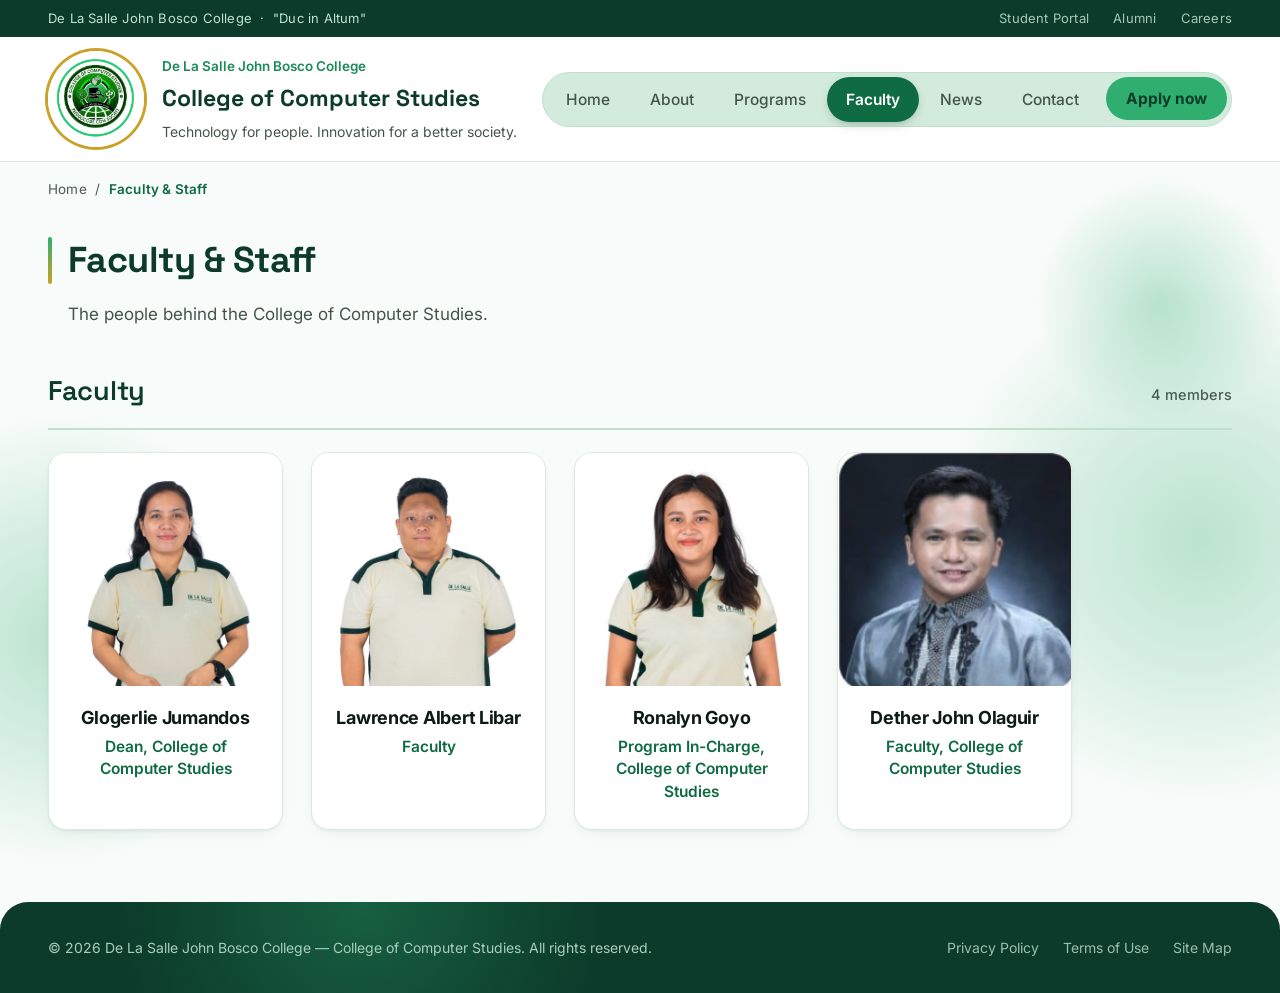
<file: faculty.html>
<!DOCTYPE html>
<html lang="en">
<head>
<meta charset="UTF-8">
<meta name="viewport" content="width=device-width, initial-scale=1">
<meta name="description" content="The people behind the College of Computer Studies.">
<link rel="icon" type="image/png" href="images/favicon.png">
<title>Faculty & Staff — College of Computer Studies, De La Salle John Bosco College</title>
<link rel="preconnect" href="https://fonts.googleapis.com">
<link rel="preconnect" href="https://fonts.gstatic.com" crossorigin>
<link rel="stylesheet" href="styles.css">
</head>
<body>

  <a class="skip-link" href="#main-content">Skip to main content</a>

  <div class="utility-bar">
    <span>De La Salle John Bosco College &nbsp;·&nbsp; "Duc in Altum"</span>
    <span>
      <a href="#">Student Portal</a>
      <a href="#">Alumni</a>
      <a href="#">Careers</a>
    </span>
  </div>

  <header class="site-header">
    <a class="brand" href="index.html">
      <img class="mark" src="images/logo.png" width="88" height="88" alt="CCS logo — College of Computer Studies, De La Salle John Bosco College">
      <div class="brand-text">
        <div class="eyebrow">De La Salle John Bosco College</div>
        <div class="brand-title">College of Computer Studies</div>
        <div class="tagline">Technology for people. Innovation for a better society.</div>
      </div>
    </a>
    <button class="nav-toggle" id="nav-toggle" type="button" aria-expanded="false" aria-controls="main-nav" aria-label="Toggle navigation menu"><span></span></button>
    <nav class="main-nav" id="main-nav" aria-label="Primary">
      <ul>
        <li><a href="index.html">Home</a></li>
        <li><a href="about.html">About</a></li>
        <li><a href="programs.html">Programs</a></li>
        <li class="active"><a href="faculty.html" aria-current="page">Faculty</a></li>
        <li><a href="news.html">News</a></li>
        <li><a href="contact.html">Contact</a></li>
        <li class="nav-apply"><a href="contact.html">Apply now</a></li>
      </ul>
    </nav>
  </header>
  <div class="header-divider"></div>

  <nav class="breadcrumb" aria-label="Breadcrumb"><a href="index.html">Home</a> &nbsp;/&nbsp; <span aria-current="page">Faculty &amp; Staff</span></nav>

  <div class="page-head">
    <h1>Faculty & Staff</h1>
    <p>The people behind the College of Computer Studies.</p>
  </div>

  <main class="page-wrap" id="main-content">
    <section class="section first" aria-labelledby="fac-heading" id="faculty-group">
      <div class="block-head"><h2 id="fac-heading">Faculty</h2><span class="member-count">4 members</span></div>
      <ul class="person-grid">
        <li class="person-card">
          <img class="person-photo" src="images/faculty/glogerlie-jumandos.jpg" alt="Glogerlie Jumandos">
          <div class="person-info">
            <h3 class="roster-name">Glogerlie Jumandos</h3>
            <div class="roster-role">Dean, College of Computer Studies</div>
          </div>
        </li>
        <li class="person-card">
          <img class="person-photo" src="images/faculty/lawrence-albert-libar.jpg" alt="Lawrence Albert Libar">
          <div class="person-info">
            <h3 class="roster-name">Lawrence Albert Libar</h3>
            <div class="roster-role">Faculty</div>
          </div>
        </li>
        <li class="person-card">
          <img class="person-photo" src="images/faculty/ronalyn-goyo.jpg" alt="Ronalyn Goyo">
          <div class="person-info">
            <h3 class="roster-name">Ronalyn Goyo</h3>
            <div class="roster-role">Program In-Charge, College of Computer Studies</div>
          </div>
        </li>
        <li class="person-card">
          <img class="person-photo" src="images/faculty/dether-john-olaguir.jpg" alt="Dether John Olaguir">
          <div class="person-info">
            <h3 class="roster-name">Dether John Olaguir</h3>
            <div class="roster-role">Faculty, College of Computer Studies</div>
          </div>
        </li>
      </ul>
    </section>

  </main>

  <footer>
    <div class="footer-wrap">
      <div>© 2026 De La Salle John Bosco College — College of Computer Studies. All rights reserved.</div>
      <div class="footer-links">
        <a href="#">Privacy Policy</a>
        <a href="#">Terms of Use</a>
        <a href="#">Site Map</a>
      </div>
    </div>
  </footer>

  <script src="script.js"></script>
</body>
</html>
</file>
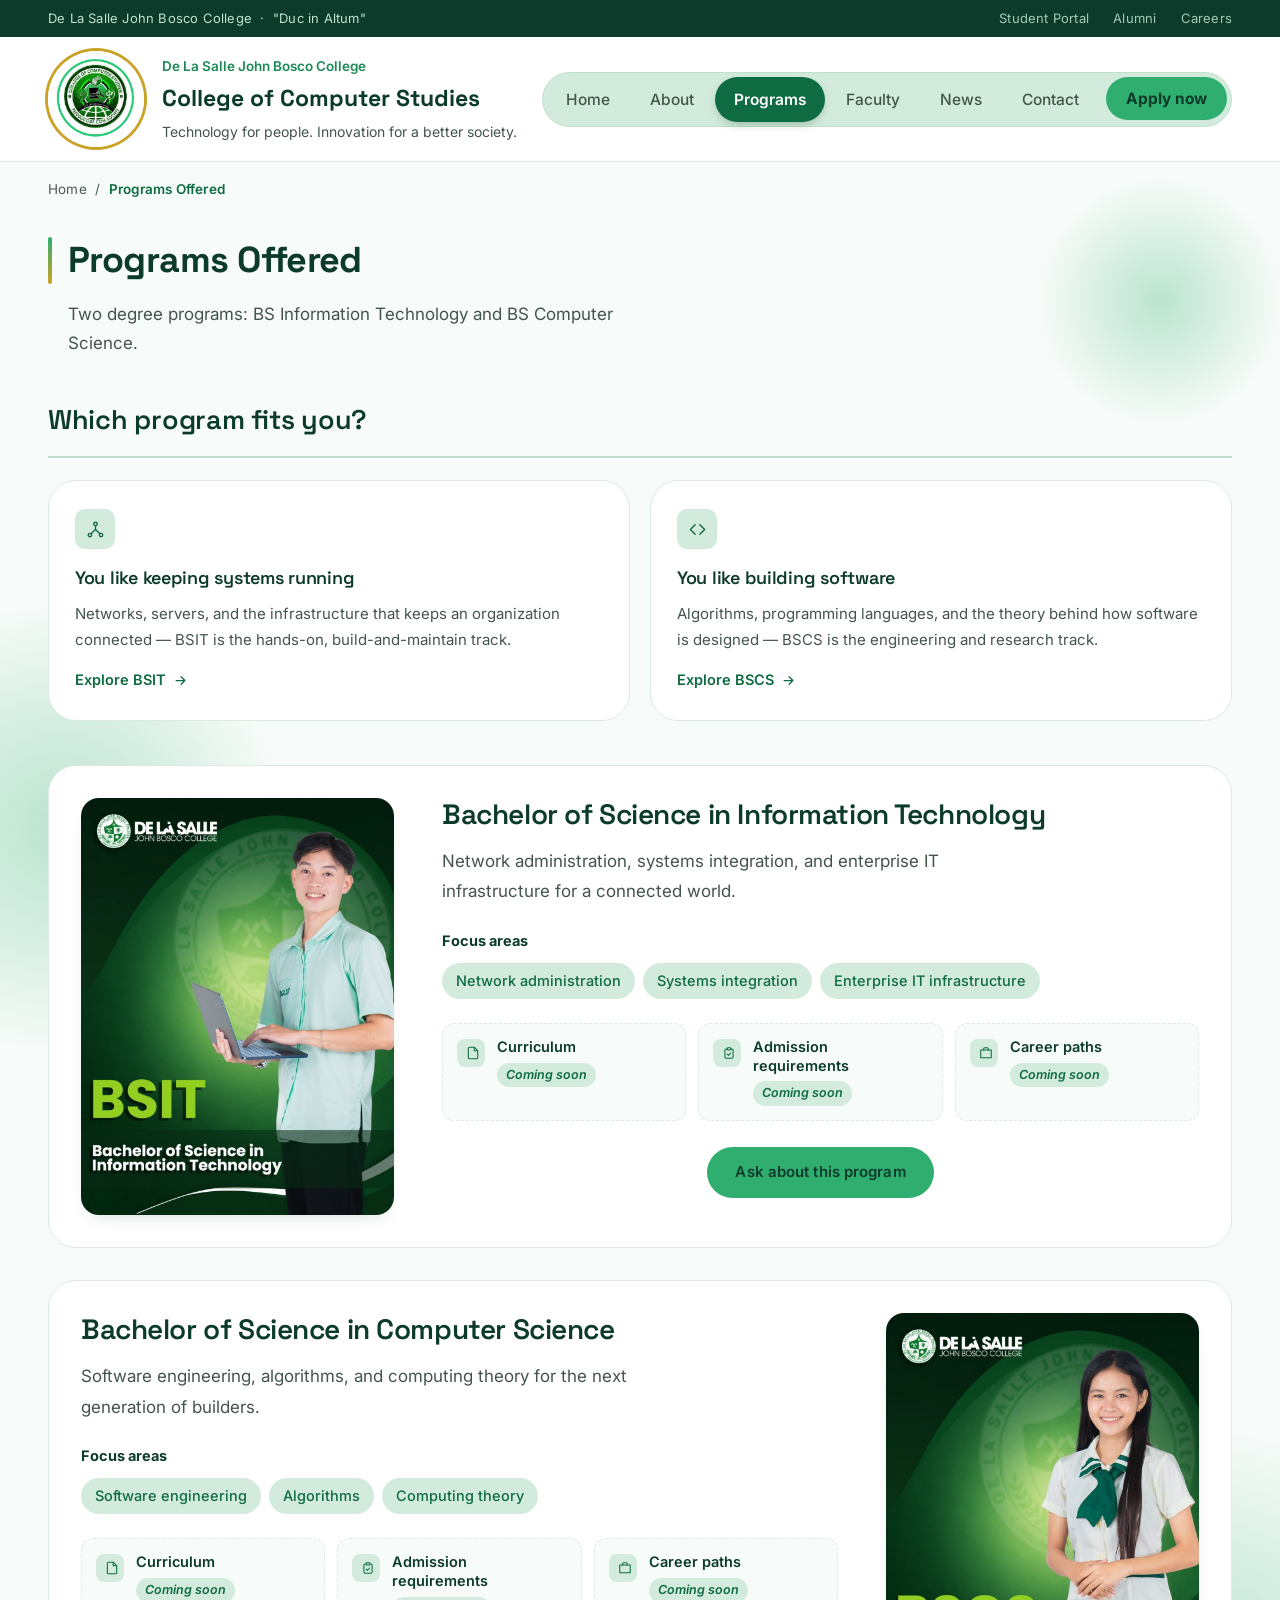
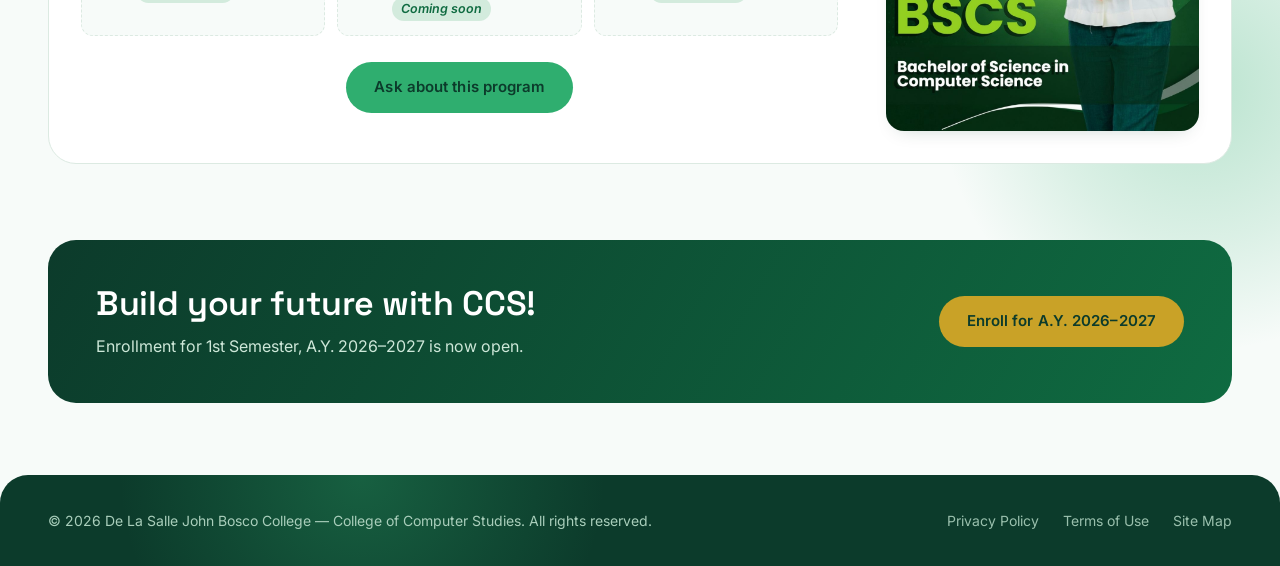
<file: programs.html>
<!DOCTYPE html>
<html lang="en">
<head>
<meta charset="UTF-8">
<meta name="viewport" content="width=device-width, initial-scale=1">
<meta name="description" content="Two degree programs: BS Information Technology and BS Computer Science.">
<link rel="icon" type="image/png" href="images/favicon.png">
<title>Programs Offered — College of Computer Studies, De La Salle John Bosco College</title>
<link rel="preconnect" href="https://fonts.googleapis.com">
<link rel="preconnect" href="https://fonts.gstatic.com" crossorigin>
<link rel="stylesheet" href="styles.css">
</head>
<body>

  <a class="skip-link" href="#main-content">Skip to main content</a>

  <div class="utility-bar">
    <span>De La Salle John Bosco College &nbsp;·&nbsp; "Duc in Altum"</span>
    <span>
      <a href="#">Student Portal</a>
      <a href="#">Alumni</a>
      <a href="#">Careers</a>
    </span>
  </div>

  <header class="site-header">
    <a class="brand" href="index.html">
      <img class="mark" src="images/logo.png" width="88" height="88" alt="CCS logo — College of Computer Studies, De La Salle John Bosco College">
      <div class="brand-text">
        <div class="eyebrow">De La Salle John Bosco College</div>
        <div class="brand-title">College of Computer Studies</div>
        <div class="tagline">Technology for people. Innovation for a better society.</div>
      </div>
    </a>
    <button class="nav-toggle" id="nav-toggle" type="button" aria-expanded="false" aria-controls="main-nav" aria-label="Toggle navigation menu"><span></span></button>
    <nav class="main-nav" id="main-nav" aria-label="Primary">
      <ul>
        <li><a href="index.html">Home</a></li>
        <li><a href="about.html">About</a></li>
        <li class="active"><a href="programs.html" aria-current="page">Programs</a></li>
        <li><a href="faculty.html">Faculty</a></li>
        <li><a href="news.html">News</a></li>
        <li><a href="contact.html">Contact</a></li>
        <li class="nav-apply"><a href="contact.html">Apply now</a></li>
      </ul>
    </nav>
  </header>
  <div class="header-divider"></div>

  <nav class="breadcrumb" aria-label="Breadcrumb"><a href="index.html">Home</a> &nbsp;/&nbsp; <span aria-current="page">Programs Offered</span></nav>

  <div class="page-head">
    <h1>Programs Offered</h1>
    <p>Two degree programs: BS Information Technology and BS Computer Science.</p>
  </div>

  <main class="page-wrap" id="main-content">
    <section class="section first" aria-labelledby="picker-heading">
      <div class="block-head"><h2 id="picker-heading">Which program fits you?</h2></div>
      <div class="picker-grid">
        <a class="picker-card" href="#bsit">
          <span class="program-icon" aria-hidden="true"><svg viewBox="0 0 24 24"><circle cx="12" cy="5" r="2.2"/><circle cx="5" cy="19" r="2.2"/><circle cx="19" cy="19" r="2.2"/><path d="M12 7.2V12"/><path d="M12 12 6.6 17"/><path d="M12 12l5.4 5"/></svg></span>
          <h3>You like keeping systems running</h3>
          <p>Networks, servers, and the infrastructure that keeps an organization connected — BSIT is the hands-on, build-and-maintain track.</p>
          <span class="picker-foot">Explore BSIT <svg viewBox="0 0 24 24" aria-hidden="true"><path d="M5 12h14M13 6l6 6-6 6"/></svg></span>
        </a>
        <a class="picker-card" href="#bscs">
          <span class="program-icon" aria-hidden="true"><svg viewBox="0 0 24 24"><path d="m9 18-6-6 6-6"/><path d="m15 6 6 6-6 6"/></svg></span>
          <h3>You like building software</h3>
          <p>Algorithms, programming languages, and the theory behind how software is designed — BSCS is the engineering and research track.</p>
          <span class="picker-foot">Explore BSCS <svg viewBox="0 0 24 24" aria-hidden="true"><path d="M5 12h14M13 6l6 6-6 6"/></svg></span>
        </a>
      </div>
    </section>

    <article class="program-full" aria-labelledby="bsit">
      <div class="program-media">
        <img class="program-photo" src="images/bsit.jpg" alt="BSIT student holding a laptop, Bachelor of Science in Information Technology">
      </div>
      <div class="program-body">
        <h2 id="bsit">Bachelor of Science in Information Technology</h2>
        <p>Network administration, systems integration, and enterprise IT infrastructure for a connected world.</p>
        <h3 class="program-sub">Focus areas</h3>
        <ul class="focus-list"><li>Network administration</li><li>Systems integration</li><li>Enterprise IT infrastructure</li></ul>
        <ul class="program-facts" aria-label="Program details">
          <li><span class="fact-mark" aria-hidden="true"><svg viewBox="0 0 24 24"><path d="M14 2H6a2 2 0 0 0-2 2v16a2 2 0 0 0 2 2h12a2 2 0 0 0 2-2V8z"/><path d="M14 2v6h6"/></svg></span><div><b>Curriculum</b><span>Coming soon</span></div></li>
          <li><span class="fact-mark" aria-hidden="true"><svg viewBox="0 0 24 24"><path d="M9 5H7a2 2 0 0 0-2 2v12a2 2 0 0 0 2 2h10a2 2 0 0 0 2-2V7a2 2 0 0 0-2-2h-2"/><rect x="9" y="3" width="6" height="4" rx="1"/><path d="m9 14 2 2 4-4"/></svg></span><div><b>Admission requirements</b><span>Coming soon</span></div></li>
          <li><span class="fact-mark" aria-hidden="true"><svg viewBox="0 0 24 24"><path d="M3 7h18v13H3z"/><path d="M16 7V5a2 2 0 0 0-2-2h-4a2 2 0 0 0-2 2v2"/></svg></span><div><b>Career paths</b><span>Coming soon</span></div></li>
        </ul>
        <a class="btn btn-primary" href="contact.html">Ask about this program</a>
      </div>
    </article>
    <article class="program-full is-reverse" aria-labelledby="bscs">
      <div class="program-media">
        <img class="program-photo" src="images/bscs.jpg" alt="BSCS student, Bachelor of Science in Computer Science">
      </div>
      <div class="program-body">
        <h2 id="bscs">Bachelor of Science in Computer Science</h2>
        <p>Software engineering, algorithms, and computing theory for the next generation of builders.</p>
        <h3 class="program-sub">Focus areas</h3>
        <ul class="focus-list"><li>Software engineering</li><li>Algorithms</li><li>Computing theory</li></ul>
        <ul class="program-facts" aria-label="Program details">
          <li><span class="fact-mark" aria-hidden="true"><svg viewBox="0 0 24 24"><path d="M14 2H6a2 2 0 0 0-2 2v16a2 2 0 0 0 2 2h12a2 2 0 0 0 2-2V8z"/><path d="M14 2v6h6"/></svg></span><div><b>Curriculum</b><span>Coming soon</span></div></li>
          <li><span class="fact-mark" aria-hidden="true"><svg viewBox="0 0 24 24"><path d="M9 5H7a2 2 0 0 0-2 2v12a2 2 0 0 0 2 2h10a2 2 0 0 0 2-2V7a2 2 0 0 0-2-2h-2"/><rect x="9" y="3" width="6" height="4" rx="1"/><path d="m9 14 2 2 4-4"/></svg></span><div><b>Admission requirements</b><span>Coming soon</span></div></li>
          <li><span class="fact-mark" aria-hidden="true"><svg viewBox="0 0 24 24"><path d="M3 7h18v13H3z"/><path d="M16 7V5a2 2 0 0 0-2-2h-4a2 2 0 0 0-2 2v2"/></svg></span><div><b>Career paths</b><span>Coming soon</span></div></li>
        </ul>
        <a class="btn btn-primary" href="contact.html">Ask about this program</a>
      </div>
    </article>

    <section class="section cta-banner" aria-label="Enrollment">
      <h2>Build your future with CCS!</h2>
      <p>Enrollment for 1st Semester, A.Y. 2026–2027 is now open.</p>
      <a class="btn btn-primary" href="contact.html">Enroll for A.Y. 2026–2027</a>
    </section>
  </main>

  <footer>
    <div class="footer-wrap">
      <div>© 2026 De La Salle John Bosco College — College of Computer Studies. All rights reserved.</div>
      <div class="footer-links">
        <a href="#">Privacy Policy</a>
        <a href="#">Terms of Use</a>
        <a href="#">Site Map</a>
      </div>
    </div>
  </footer>

  <script src="script.js"></script>
</body>
</html>
</file>
<file: styles.css>
@import url('https://fonts.googleapis.com/css2?family=Space+Grotesk:wght@500;600;700&family=Inter:wght@400;500;600;700&family=Fraunces:ital,wght@1,500&display=swap');

:root{
  /* Core palette — green & white, gold as a small heritage accent */
  --forest:#0C3B2B;
  --forest-2:#0F4A36;
  --green:#1B8A56;
  --green-deep:#0F6B41;
  --green-bright:#2FAE6F;
  --mint:#D3EBDD;
  --mint-2:#BFE0CD;
  --ivory:#F7FBF9;
  --paper:#FFFFFF;
  --gold:#C9A227;
  --ink:#0E1A15;
  --ink-soft:#43554B;
  --ink-faint:#5E6A64;   /* 4.1:1 on white/ivory; placeholder text */
  --ink-muted:#4A5B52;   /* 5.9:1 on white, 5.3:1 on mint, 4.9:1 on mint-2; for small meta text */
  --line:#DCEAE2;
  --shadow: 0 16px 40px -20px rgba(12,59,43,.35);
  --shadow-sm: 0 8px 20px -12px rgba(12,59,43,.28);
  --radius-lg:28px;
  --radius-md:18px;
  --radius-sm:12px;
  --wrap:1400px;         /* shared page width on desktop */
}
*{box-sizing:border-box;}
html{scroll-behavior:smooth;}
body{
  margin:0;
  font-family:"Inter",-apple-system,BlinkMacSystemFont,"Segoe UI",Roboto,"Helvetica Neue",Arial,"Noto Sans","Liberation Sans",sans-serif,"Apple Color Emoji","Segoe UI Emoji";
  color:var(--ink);
  background:var(--ivory);
  -webkit-font-smoothing:antialiased;
  -moz-osx-font-smoothing:grayscale;
  text-rendering:optimizeLegibility;
  font-feature-settings:"kern" 1,"liga" 1,"calt" 1;
  font-synthesis:none;
  line-height:1.65;
}
h1,h2,h3{
  font-family:"Space Grotesk",-apple-system,BlinkMacSystemFont,"Segoe UI",Roboto,"Helvetica Neue",Arial,sans-serif;
  margin:0;
  font-weight:600;
  letter-spacing:-.015em;
  color:var(--forest);
}
a{color:inherit;text-decoration:none;}
img{display:block;max-width:100%;}
p{margin:0;}
@media (prefers-reduced-motion: reduce){
  html{scroll-behavior:auto;}
  *{animation-duration:.001ms !important;transition-duration:.001ms !important;}
}

/* ---------- Accessibility ---------- */
a:focus-visible,
button:focus-visible,
input:focus-visible,
textarea:focus-visible{
  outline:2px solid var(--green);
  outline-offset:3px;
  border-radius:3px;
}
.skip-link{
  position:absolute;left:16px;top:-60px;z-index:1000;
  background:var(--forest);color:var(--paper);
  padding:12px 20px;font-size:14.5px;font-weight:600;
  border-radius:8px;transition:top .15s ease;
}
.skip-link:focus{top:16px;}
.sr-only{
  position:absolute;width:1px;height:1px;padding:0;margin:-1px;overflow:hidden;
  clip:rect(0,0,0,0);white-space:nowrap;border:0;
}

/* ---------- Utility strip ---------- */
.utility-bar{
  background:var(--forest);
  color:#BFE3D0;
  font-size:13px;
  padding:8px 48px;
  display:flex;
  justify-content:space-between;
  letter-spacing:.2px;
}
.utility-bar a{opacity:.85;margin-left:20px;}
.utility-bar a:hover{opacity:1;color:var(--gold);}

/* ---------- Header ---------- */
header.site-header{
  background:var(--paper);
  padding:22px 48px;
  display:flex;
  align-items:center;
  justify-content:space-between;
  max-width:var(--wrap);
  margin:0 auto;
  position:sticky;
  top:0;
  z-index:40;
  border-bottom:1px solid var(--line);
}
.brand{display:flex;align-items:center;}
.mark{
  width:96px;height:96px;flex-shrink:0;margin-right:18px;object-fit:cover;
  border-radius:50%;display:block;
  box-shadow:0 0 0 3px var(--gold);
  transition:box-shadow .15s ease,transform .15s ease;
}
.brand:hover .mark{box-shadow:0 0 0 3px var(--green-bright);transform:translateY(-1px);}
.brand-text .eyebrow{
  font-size:13.5px;color:var(--green);font-weight:600;margin-bottom:2px;
}
.brand-text h1{font-size:23px;color:var(--forest);}
.brand-text .tagline{font-size:14px;color:var(--ink-soft);margin-top:3px;transition:color .15s ease;}
.brand:hover .brand-text .tagline{color:var(--green-deep);}

nav.main-nav{display:flex;align-items:center;}
nav.main-nav ul{
  list-style:none;display:flex;margin:0;padding:4px;gap:2px;
  background:var(--mint);border:1px solid var(--mint-2);border-radius:999px;
}
nav.main-nav li{position:relative;}
nav.main-nav a{
  display:block;font-size:15.5px;font-weight:500;color:var(--ink-soft);
  padding:10px 19px;border-radius:999px;transition:background .15s ease,color .15s ease;
}
nav.main-nav a:hover{color:var(--forest);background:rgba(255,255,255,.7);}
nav.main-nav li.active a{color:var(--paper);font-weight:600;background:var(--green-deep);box-shadow:0 4px 12px -5px rgba(15,59,43,.5);}
nav.main-nav li.active a:hover{background:var(--forest);color:var(--paper);}

.header-divider{display:none;}

.breadcrumb{
  max-width:var(--wrap);margin:0 auto;padding:16px 48px 0;
  font-size:13.5px;color:var(--ink-muted);letter-spacing:.2px;
}
.breadcrumb span{color:var(--green-deep);font-weight:600;}
.breadcrumb a:hover{color:var(--green);text-decoration:underline;}

/* ---------- Hero ---------- */
.hero{max-width:var(--wrap);margin:22px auto 0;padding:0 48px;}
.hero-grid{display:flex;align-items:stretch;gap:0;}

.hero-panel{
  flex:1 1 0;min-width:0;
  background:linear-gradient(155deg,var(--forest-2) 0%,var(--forest) 65%);
  border-radius:var(--radius-lg) 0 0 var(--radius-lg);
  color:var(--paper);
  padding:64px 56px;
  display:flex;align-items:center;
  position:relative;overflow:hidden;
}
.hero-panel::before{
  content:"";position:absolute;inset:0;pointer-events:none;
  background-image:radial-gradient(rgba(255,255,255,.10) 1.5px,transparent 1.5px);
  background-size:24px 24px;
  -webkit-mask-image:radial-gradient(ellipse at 100% 0%,#000 0%,transparent 55%);
  mask-image:radial-gradient(ellipse at 100% 0%,#000 0%,transparent 55%);
}
.hero-text{max-width:560px;position:relative;z-index:1;}
.hero-kicker{font-size:14.5px;color:var(--gold);font-weight:600;margin-bottom:16px;}
.hero-text h2{font-size:42px;line-height:1.15;color:var(--paper);font-weight:700;}
.hero-text .lede{font-size:17px;color:#CDE7D8;margin-top:18px;max-width:460px;line-height:1.75;}
.hero-cta{margin-top:32px;display:flex;align-items:center;flex-wrap:wrap;gap:10px 24px;}
.btn{
  display:inline-block;padding:13px 28px;border-radius:999px;font-size:15px;font-weight:600;
  letter-spacing:.1px;transition:background .15s ease,transform .15s ease;
}
.btn-primary{background:var(--green-bright);color:var(--forest);}
.btn-primary:hover{background:#4CC489;transform:translateY(-1px);}
.btn-text{color:var(--paper);border-bottom:1px solid rgba(255,255,255,.4);padding:0 0 2px;font-size:15px;font-weight:500;}
.btn-text:hover{border-color:var(--gold);color:var(--gold);}

/* Photo runs flush to the panel's edge — one continuous surface, not a separate boxed card */
.hero-photo-wrap{flex:0 0 46%;position:relative;}
.hero-photo-card{
  position:relative;z-index:1;height:100%;min-height:520px;
  border-radius:0 var(--radius-lg) var(--radius-lg) 0;overflow:hidden;
}
.hero-photo-card img,.hero-photo-card .ph{width:100%;height:100%;object-fit:cover;}
.hero-ph{
  flex-direction:column;gap:14px;
  background:linear-gradient(135deg,var(--mint) 0%,var(--mint-2) 100%);
  color:var(--ink-soft);font-size:14.5px;letter-spacing:.2px;text-align:center;padding:24px;
}
.hero-ph .ph-icon{width:42px;height:42px;stroke:currentColor;fill:none;stroke-width:1.3;opacity:.65;color:var(--green-deep);}

/* ---------- Layout ---------- */
.content-wrap{max-width:var(--wrap);margin:0 auto;padding:60px 48px 0;display:grid;grid-template-columns:minmax(0,1fr) 360px;column-gap:48px;align-items:start;}
.main-col{flex:2 1 0;min-width:0;margin-right:56px;}
.content-wrap > .main-col{margin-right:0;container:main / inline-size;}
.side-col{flex:1 1 0;min-width:0;background:var(--mint);padding:32px 28px;border-radius:var(--radius-md);}

.block{margin-bottom:56px;}
.block-head{
  display:flex;justify-content:space-between;align-items:baseline;
  border-bottom:2px solid var(--mint-2);padding-bottom:14px;margin-bottom:22px;
}
.block-head h2{font-size:21px;}
.see-all{font-size:14px;color:var(--green-deep);font-weight:600;}
.see-all:hover{color:var(--green);}

/* Announcements */
.announce-list{list-style:none;margin:0;padding:0;}
.announce-item{
  position:relative;display:flex;align-items:flex-start;
  padding:16px 14px;border-radius:var(--radius-sm);transition:background .15s ease;
}
.announce-item:hover{background:var(--mint);}
.announce-item:has(a:focus-visible){outline:2px solid var(--green);outline-offset:-2px;}

/* One fixed-width label column so every title starts on the same line */
.announce-date{
  flex:0 0 76px;margin:-1px 20px 0 0;padding:3px 0;
  border:1px solid var(--mint-2);border-radius:999px;background:var(--mint);
  color:var(--green-deep);font-size:13px;font-weight:600;line-height:1.4;text-align:center;
}
.announce-item:hover .announce-date{background:var(--paper);}
.announce-item.is-new .announce-date{background:var(--green-deep);border-color:var(--green-deep);color:var(--paper);}
.announce-item.is-ongoing .announce-date{background:transparent;border-style:dashed;border-color:#B7D3C4;}
.announce-item.is-past .announce-date{background:#EEF1EF;border-color:#E1E6E3;color:var(--ink-soft);}
.announce-item.is-past:hover .announce-date{background:var(--paper);}
.announce-item.is-past:hover .title{color:var(--ink);}

.announce-body{flex:1 1 0;min-width:0;}
.announce-item .title{display:block;font-size:17px;color:var(--ink);line-height:1.4;font-weight:500;}
.announce-item.is-new .title{font-weight:600;}
/* Stretch the link over the whole row so the entire item is clickable */
.announce-item .title::after{content:"";position:absolute;inset:0;}
.announce-item:hover .title{color:var(--green-deep);}
.announce-item .meta{font-size:13.5px;color:var(--ink-muted);margin-top:5px;}
.meta-posted::before{content:" · ";}
.announce-item .news-arrow{margin:3px 0 0 16px;}

@media (hover:none){
  .announce-item .news-arrow{display:none;}
}
@media (max-width:480px){
  .announce-item{padding:14px 10px;}
  .announce-date{flex-basis:64px;margin-right:14px;font-size:12.5px;}
}

/* Wide column: announcements read like a schedule board — label | title | source & date | arrow */
@container main (min-width: 760px){
  .announce-item{
    display:grid;grid-template-columns:76px minmax(0,1fr) 160px 16px;
    column-gap:16px;align-items:center;padding:13px 14px;
  }
  .announce-body{display:contents;}
  .announce-date{margin:0;}
  .announce-item .title{grid-column:2;}
  .announce-item .meta{
    grid-column:3;margin:0;padding-left:16px;border-left:1px solid var(--line);
    display:flex;flex-direction:column;gap:1px;
  }
  .meta-src{font-size:14.5px;font-weight:500;color:var(--ink-soft);}
  .meta-posted::before{content:none;}
  .announce-item .news-arrow{grid-column:4;margin:0;}
}

/* Programs (home) */

/* News */
.news-item{
  display:flex;align-items:center;gap:16px;
  padding:12px 14px;border-radius:var(--radius-sm);
  transition:background .15s ease;
}
.news-item:hover{background:var(--mint);}
.news-date{
  flex-shrink:0;width:52px;text-align:center;
  background:var(--paper);border:1px solid var(--line);
  border-radius:var(--radius-sm);padding:8px 4px;
  transition:border-color .15s ease;
}
.news-item:hover .news-date{border-color:var(--green-bright);}
.news-date b{display:block;font-family:"Space Grotesk",-apple-system,BlinkMacSystemFont,"Segoe UI",Roboto,"Helvetica Neue",Arial,sans-serif;font-size:19px;font-weight:700;line-height:1;color:var(--forest);}
.news-date span{display:block;font-size:12.5px;letter-spacing:.5px;color:var(--green-deep);margin-top:4px;text-transform:uppercase;font-weight:600;}
.news-item .title{flex:1 1 0;min-width:0;font-size:16.5px;color:var(--ink);font-weight:500;line-height:1.4;}
.news-item:hover .title{color:var(--green-deep);}
.news-arrow{
  flex-shrink:0;width:16px;height:16px;color:var(--ink-muted);
  opacity:0;transform:translateX(-4px);
  transition:opacity .15s ease,transform .15s ease,color .15s ease;
}
.news-arrow svg{width:100%;height:100%;stroke:currentColor;fill:none;stroke-width:2;stroke-linecap:round;stroke-linejoin:round;}
.news-item:hover .news-arrow,
.announce-item:hover .news-arrow,
.announce-item:focus-within .news-arrow,
.event-item:hover .news-arrow,
.event-item:focus-within .news-arrow,
.quicklink-list a:hover .news-arrow,
.quicklink-list a:focus-visible .news-arrow{opacity:1;transform:translateX(0);color:var(--green-deep);}

/* News feed: a clean single-column list, in chronological order, dividers between rows */
.news-feed{display:flex;flex-direction:column;}
.news-item{border-bottom:1px solid var(--line);}
.news-item:last-child{border-bottom:none;}
.news-item.is-latest .news-date{background:var(--green-deep);border-color:var(--green-deep);}
.news-item.is-latest .news-date b,
.news-item.is-latest .news-date span{color:var(--paper);}
.news-item.is-latest .title{font-weight:600;}

/* Sidebar */
.side-block{margin-bottom:34px;}
.side-block:last-child{margin-bottom:0;}
.side-block h2{
  font-size:14.5px;color:var(--forest);margin-bottom:16px;font-weight:700;
}

.quicklink-list{list-style:none;padding:0;margin:0;}
.quicklink-list li{margin-bottom:8px;}
.quicklink-list li:last-child{margin-bottom:0;}
.quicklink-list a{
  display:flex;justify-content:space-between;align-items:center;padding:11px 14px;font-size:15px;
  color:var(--ink);background:var(--paper);border-radius:var(--radius-sm);font-weight:500;
  transition:transform .15s ease,box-shadow .15s ease;
}
.quicklink-list a:hover{color:var(--green-deep);transform:translateX(2px);box-shadow:var(--shadow-sm);}
.quicklink-list .arrow{color:var(--green);font-size:14.5px;}

.event-item{
  position:relative;display:flex;align-items:flex-start;
  padding:12px 10px;margin:0 -10px;border-radius:var(--radius-sm);
  transition:background .15s ease;
}
.event-item:hover{background:var(--mint);}
.event-item:has(a:focus-visible){outline:2px solid var(--green);outline-offset:-2px;}
.event-date{
  flex-shrink:0;width:44px;height:44px;margin-right:14px;text-align:center;
  background:var(--forest);color:var(--paper);border-radius:var(--radius-sm);
  display:flex;flex-direction:column;align-items:center;justify-content:center;
}
.event-date b{display:block;font-size:17px;line-height:1;font-family:"Space Grotesk",-apple-system,BlinkMacSystemFont,"Segoe UI",Roboto,"Helvetica Neue",Arial,sans-serif;}
.event-date span{font-size:12.5px;letter-spacing:.4px;color:var(--gold);}
.event-body{flex:1 1 0;min-width:0;}
.event-item .title{display:block;font-size:14.5px;color:var(--ink);font-weight:600;line-height:1.4;}
.event-item .title::after{content:"";position:absolute;inset:0;}
.event-item:hover .title{color:var(--green-deep);}
.event-item .meta{font-size:13px;color:var(--ink-muted);margin-top:3px;}
.event-item .news-arrow{flex:none;margin:3px 0 0 12px;}
@media (hover:none){
  .event-item .news-arrow{display:none;}
}

.contact-lines address{font-style:normal;font-size:14.5px;line-height:1.9;color:var(--ink-soft);}
.contact-lines b{color:var(--ink);}
.contact-lines address a:hover{color:var(--green-deep);}
.contact-cta{
  display:block;text-align:center;margin-top:18px;padding:12px;
  background:var(--green-deep);color:var(--paper);font-size:14px;font-weight:700;
  letter-spacing:.2px;border-radius:999px;transition:background .15s ease;
}
.contact-cta:hover{background:var(--forest);}

footer{
  margin-top:72px;background:var(--forest);color:#A9CEBB;padding:34px 48px;font-size:14px;
  border-radius:var(--radius-lg) var(--radius-lg) 0 0;
}
.footer-wrap{max-width:var(--wrap);margin:0 auto;display:flex;justify-content:space-between;flex-wrap:wrap;gap:10px;}
.footer-links a{margin-right:20px;opacity:.9;}
.footer-links a:hover{opacity:1;color:var(--gold);}

/* ---------- Mobile nav toggle ---------- */
.nav-toggle{
  display:none;background:var(--mint);border:none;border-radius:10px;
  width:42px;height:38px;cursor:pointer;position:relative;flex-shrink:0;
}
.nav-toggle span,
.nav-toggle::before,
.nav-toggle::after{
  content:"";position:absolute;left:9px;right:9px;height:2px;background:var(--forest);
  border-radius:2px;transition:transform .2s ease, opacity .2s ease;
}
.nav-toggle::before{top:14px;}
.nav-toggle span{top:19px;}
.nav-toggle::after{top:24px;}
.nav-toggle[aria-expanded="true"]::before{transform:translateY(5px) rotate(45deg);}
.nav-toggle[aria-expanded="true"]::after{transform:translateY(-5px) rotate(-45deg);}
.nav-toggle[aria-expanded="true"] span{opacity:0;}

/* ---------- Responsive ---------- */
@media (max-width: 1080px){
  .utility-bar{padding:8px 28px;}
  header.site-header{padding:18px 28px;}
  .breadcrumb{padding:16px 28px 0;}
  .hero{padding:0 28px;}
  .content-wrap{padding:48px 28px 0;}
  footer{padding:30px 28px;}
  .hero-panel{padding:48px 40px;}
}

@media (max-width: 900px){
  .content-wrap{grid-template-columns:minmax(0,1fr);}
  .main-col{margin-right:0;margin-bottom:40px;}
  .side-col{width:100%;}
  .hero-grid{flex-direction:column;}
  .hero-panel{border-radius:0 0 var(--radius-lg) var(--radius-lg);}
  .hero-photo-wrap{order:-1;width:100%;}
  .hero-photo-card{min-height:260px;border-radius:var(--radius-lg) var(--radius-lg) 0 0;}
}

@media (max-width: 760px){
  .utility-bar{flex-direction:column;gap:6px;padding:10px 20px;}
  .utility-bar a{margin-left:0;margin-right:16px;}
  header.site-header{padding:16px 20px;flex-wrap:wrap;gap:12px;}
  .breadcrumb{padding:12px 20px 0;font-size:12.5px;}
  .hero{padding:0 20px;margin-top:16px;}
  .hero-panel{border-radius:0 0 20px 20px;padding:32px 24px;}
  .hero-photo-card{min-height:200px;border-radius:20px 20px 0 0;}
  .hero-text h2{font-size:28px;}
  .hero-text .lede{font-size:15.5px;}
  .content-wrap{padding:36px 20px 0;}
  .side-col{padding:26px 22px;}
  footer{padding:26px 20px;margin-top:52px;border-radius:20px 20px 0 0;}
  .footer-wrap{flex-direction:column;gap:12px;}

  .nav-toggle{display:block;}
  header.site-header{position:sticky;z-index:20;}
  nav.main-nav{
    position:absolute;left:20px;right:20px;top:100%;background:var(--paper);
    border-radius:16px;margin-top:8px;
    max-height:0;overflow:hidden;transition:max-height .25s ease;
    box-shadow:var(--shadow);
    z-index:30;
  }
  nav.main-nav.is-open{max-height:480px;}
  nav.main-nav ul{flex-direction:column;padding:10px;background:none;gap:4px;}
  nav.main-nav li{margin-right:0;}
  nav.main-nav a{display:block;padding:12px 16px;font-size:16.5px;border-radius:10px;}
}

@media (max-width: 480px){
  .brand-text h1{font-size:18px;}
}

/* =====================================================
   Inner pages (About, Programs, Faculty, News, Contact)
   ===================================================== */
a.brand{color:inherit;}
.brand-text .brand-title{font-family:"Space Grotesk",-apple-system,BlinkMacSystemFont,"Segoe UI",Roboto,"Helvetica Neue",Arial,sans-serif;font-size:23px;color:var(--forest);font-weight:700;}

.page-head{max-width:var(--wrap);margin:0 auto;padding:30px 48px 0;position:relative;}
.page-head::after{
  content:"";position:absolute;top:-40px;right:-20px;width:280px;height:280px;z-index:0;pointer-events:none;
  background:radial-gradient(circle,rgba(47,174,111,.3),rgba(47,174,111,0) 62%);
}
.page-head h1{position:relative;z-index:1;font-size:36px;font-weight:700;padding-left:20px;}
.page-head h1::before{
  content:"";position:absolute;left:0;top:6px;bottom:6px;width:4px;border-radius:2px;
  background:linear-gradient(var(--green-bright),var(--gold));
}
.page-head p{position:relative;z-index:1;margin-top:10px;padding-left:20px;font-size:17px;line-height:1.7;color:var(--ink-soft);max-width:620px;}
.page-wrap{max-width:var(--wrap);margin:0 auto;padding:40px 48px 0;}
.section{margin-top:76px;}
.section.first{margin-top:0;}

/* Full-width single-column pages (about/contact/faculty/news/programs) use
   .block-head as an actual section heading, not a compact widget label —
   size it up a step so it doesn't read smaller than the intro copy above it. */
.page-wrap .block-head h2{font-size:27px;}

/* Alternating tint so long stacks of sections (About: Vision & Mission →
   Goals → Values → Quote) read as separate beats instead of one blurred
   scroll. Applied selectively per-section rather than globally. */
.section.is-tinted{
  background:var(--mint);
  border-radius:var(--radius-lg);
  padding:56px 56px 60px;
}
.section.is-tinted .block-head{border-bottom-color:rgba(12,59,43,.14);}

/* Image placeholders */
.ph{
  display:flex;align-items:center;justify-content:center;text-align:center;
  background:linear-gradient(135deg,var(--mint) 0%,var(--mint-2) 100%);
  border:1.5px dashed #A9CBB6;
  border-radius:var(--radius-md);color:var(--ink-muted);
  font-size:14px;font-style:italic;padding:12px;width:100%;
}
.ph-4x3{aspect-ratio:4/3;}
.ph-square{aspect-ratio:1/1;}
.ph-portrait{aspect-ratio:1/1;border-radius:999px;}
.ph-thumb{aspect-ratio:4/3;}
.placeholder-note{
  display:inline-flex;align-items:center;gap:6px;margin-top:10px;
  font-size:13px;font-weight:600;font-style:normal;color:var(--green-deep);
  background:var(--mint);padding:5px 12px;border-radius:999px;
}
.placeholder-note::before{
  content:"";width:6px;height:6px;border-radius:50%;background:var(--green);flex:none;
}
.placeholder-note code{font-style:normal;font-weight:500;background:rgba(255,255,255,.6);padding:1px 6px;border-radius:6px;}
.btn-text.dark{color:var(--green-deep);border-bottom-color:var(--green);}
.btn-text.dark:hover{color:var(--forest);border-color:var(--forest);}
.cta-row{margin-top:52px;display:flex;align-items:center;gap:24px;flex-wrap:wrap;}

/* About */
.split{display:flex;gap:64px;align-items:center;}
.split-media{position:relative;flex:1 1 0;min-width:0;margin:0 16px 16px 0;}
.split-media::before{content:"";position:absolute;inset:16px -16px -16px 16px;border:2px solid var(--gold);border-radius:var(--radius-lg);opacity:.55;}
.split-media .ph,.split-media img{position:relative;border-radius:var(--radius-lg);}
.split-photo{width:100%;aspect-ratio:4/3;object-fit:cover;display:block;}
.ph-photo{flex-direction:column;gap:14px;}
.ph-photo-icon{width:40px;height:40px;fill:none;stroke:var(--ink-muted);stroke-width:1.3;stroke-linecap:round;stroke-linejoin:round;opacity:.85;}
.media-badge{
  position:absolute;left:28px;bottom:-20px;z-index:2;display:inline-flex;align-items:center;gap:10px;
  background:var(--forest);color:var(--paper);font-size:14.5px;font-weight:600;letter-spacing:.1px;
  padding:12px 20px;border-radius:999px;border:2px solid var(--gold);box-shadow:var(--shadow-sm);
}
.media-badge svg{width:17px;height:17px;flex:none;fill:none;stroke:var(--gold);stroke-width:1.8;stroke-linecap:round;stroke-linejoin:round;}
.split-text{flex:1 1 0;min-width:0;}
.split-text h2{font-size:30px;line-height:1.15;margin-bottom:18px;}
.split-text p{font-size:17px;line-height:1.8;color:var(--ink);margin-bottom:16px;max-width:560px;}
.split-text h2 + p{font-size:18px;line-height:1.7;color:var(--forest);}
.split-text .tag-line{
  font-family:"Fraunces",Georgia,serif;font-style:italic;font-size:18px;color:var(--green-deep);
  border-left:3px solid var(--green-bright);padding-left:16px;margin-top:22px;
}
.split-text .tag-line{border-left:3px solid var(--gold);padding-left:16px;margin-top:26px;}

.facts{
  list-style:none;margin:64px 0 0;padding:0;display:grid;grid-template-columns:repeat(3,minmax(0,1fr));gap:20px;
}
.facts li{
  display:flex;align-items:center;gap:18px;background:var(--paper);border:1px solid var(--line);
  border-radius:var(--radius-lg);padding:26px 26px;transition:border-color .15s ease,box-shadow .15s ease,transform .15s ease;
}
.facts li:hover{border-color:var(--green);box-shadow:var(--shadow-sm);transform:translateY(-3px);}
.fact-icon{flex:none;display:grid;place-items:center;width:52px;height:52px;border-radius:14px;background:var(--mint);color:var(--green-deep);}
.facts li:nth-child(2) .fact-icon{background:#FBF3DC;color:var(--gold);}
.facts li:nth-child(3) .fact-icon{background:rgba(15,59,43,.16);color:var(--forest);}
.fact-icon svg{width:22px;height:22px;fill:none;stroke:currentColor;stroke-width:1.7;stroke-linecap:round;stroke-linejoin:round;}
.fact-body{min-width:0;}
.facts b{display:block;font-family:"Space Grotesk",-apple-system,BlinkMacSystemFont,"Segoe UI",Roboto,"Helvetica Neue",Arial,sans-serif;font-size:22px;line-height:1.2;font-weight:700;color:var(--forest);}
.facts span{display:block;margin-top:4px;font-size:14px;line-height:1.4;color:var(--ink-soft);}

.values{display:grid;grid-template-columns:repeat(3,minmax(0,1fr));gap:22px;}
.value{
  position:relative;overflow:hidden;background:var(--paper);border:1px solid var(--line);
  border-top:4px solid var(--green-bright);border-radius:var(--radius-lg);padding:34px 30px 32px;
  transition:border-color .15s ease,box-shadow .15s ease,transform .15s ease;
}
.value:nth-child(2){border-top-color:var(--gold);}
.value:nth-child(3){border-top-color:var(--forest);}
.value:hover{border-color:var(--green);box-shadow:var(--shadow-sm);transform:translateY(-3px);}
.value-icon{position:relative;z-index:1;display:grid;place-items:center;width:56px;height:56px;margin-bottom:20px;border-radius:15px;background:var(--mint);color:var(--green-deep);}
.value:nth-child(2) .value-icon{background:#FBF3DC;color:var(--gold);}
.value:nth-child(3) .value-icon{background:rgba(15,59,43,.16);color:var(--forest);}
.value-icon svg{width:25px;height:25px;fill:none;stroke:currentColor;stroke-width:1.7;stroke-linecap:round;stroke-linejoin:round;}
.value h3{position:relative;z-index:1;font-size:19px;margin-bottom:10px;}
.value p{position:relative;z-index:1;font-size:15.5px;line-height:1.8;color:var(--ink-soft);}
.value p i{color:var(--ink-muted);}

.quote-band{display:flex;align-items:center;gap:48px;background:var(--forest);border-radius:var(--radius-lg);padding:48px 56px;color:var(--paper);}
.quote-media{flex:0 0 170px;}
.quote-media .ph,.quote-media img{border-radius:50%;border:3px solid var(--gold);aspect-ratio:1/1;object-fit:cover;}
.quote-band blockquote{margin:0;border-left:3px solid var(--gold);padding-left:32px;}
.quote-band blockquote p{font-family:"Fraunces",Georgia,serif;font-style:italic;font-weight:500;font-size:30px;line-height:1.35;color:var(--paper);max-width:560px;}
.quote-band .ph{background:rgba(255,255,255,.08);color:#CDE7D8;}

/* Programs */
.program-full{display:flex;gap:48px;align-items:flex-start;padding:32px;margin-bottom:32px;background:var(--paper);border:1px solid var(--line);border-radius:var(--radius-lg);}
.program-full.is-reverse{flex-direction:row-reverse;}
.program-media{position:relative;flex:0 0 28%;min-width:0;}
.program-media .ph,.program-media img{border-radius:var(--radius-md);}
.program-media .ph-4x3{aspect-ratio:16/10;}
.program-photo{width:100%;aspect-ratio:3/4;object-fit:cover;object-position:top center;display:block;box-shadow:var(--shadow-sm);}
.program-short{position:absolute;left:16px;bottom:16px;font-family:"Space Grotesk",-apple-system,BlinkMacSystemFont,"Segoe UI",Roboto,"Helvetica Neue",Arial,sans-serif;font-size:22px;font-weight:700;letter-spacing:.5px;color:var(--paper);background:var(--forest);padding:8px 18px;border-radius:999px;border:2px solid var(--gold);}
.program-body{flex:1 1 0;min-width:0;}
.program-body h2{font-size:28px;line-height:1.2;margin-bottom:14px;}
.program-body p{font-size:17px;line-height:1.8;max-width:560px;color:var(--ink-soft);}
.program-sub{font-family:"Inter",sans-serif;font-size:14.5px;font-weight:700;color:var(--forest);margin:22px 0 10px;letter-spacing:0;}
.focus-list{list-style:none;margin:0;padding:0;display:flex;flex-wrap:wrap;gap:8px;}
.focus-list li{font-size:14.5px;font-weight:500;color:var(--green-deep);background:var(--mint);padding:6px 14px;border-radius:999px;}
.program-facts{list-style:none;margin:24px 0 26px;padding:0;display:grid;grid-template-columns:repeat(3,minmax(0,1fr));gap:12px;}
.program-facts li{padding:14px 16px;border:1px solid var(--line);border-radius:var(--radius-sm);}
.program-facts b{display:block;font-size:14.5px;color:var(--forest);line-height:1.3;}
.program-facts span{display:block;font-size:13.5px;font-style:italic;color:var(--ink-muted);margin-top:3px;}
.cta-banner{display:grid;grid-template-columns:1fr auto;column-gap:36px;align-items:center;background:linear-gradient(120deg,var(--forest),var(--green-deep));border-radius:var(--radius-lg);padding:44px 48px;text-align:left;color:var(--paper);}
.cta-banner h2{grid-column:1;font-size:28px;color:var(--paper);}
.cta-banner p{grid-column:1;margin:8px 0 0;color:#CDE7D8;}
.cta-banner .btn{grid-column:2;grid-row:1 / span 2;justify-self:end;}
.cta-banner .btn-primary{background:var(--gold);color:var(--forest);}
.cta-banner .btn-primary:hover{background:#DDBB4A;}

/* Faculty — editorial directory list instead of a card grid */
.roster-nav{display:flex;flex-wrap:wrap;gap:10px;margin-bottom:44px;}
.roster-nav a{
  padding:9px 18px;border-radius:999px;border:1px solid var(--line);background:var(--paper);
  font-size:14.5px;font-weight:600;color:var(--forest);transition:border-color .15s ease,background .15s ease,color .15s ease;
}
.roster-nav a:hover{border-color:var(--green);color:var(--green-deep);background:var(--mint);}

/* Team directory: uniform photo-card grid, modeled on a real staff
   directory — full-width photo on top, bold name, role in accent color
   underneath. All sections (Administration, Faculty, Staff) share one
   card size so the page reads as one consistent roster. */
.block-head{display:flex;align-items:baseline;gap:12px;flex-wrap:wrap;}
.member-count{font-size:14.5px;color:var(--ink-muted);font-weight:500;}

.person-grid{
  list-style:none;margin:0;padding:0;
  display:flex;flex-wrap:wrap;gap:28px;
}

.person-card{
  flex:0 1 235px;
  display:flex;flex-direction:column;background:var(--paper);
  border:1px solid var(--line);border-radius:var(--radius-lg);overflow:hidden;
  box-shadow:var(--shadow-sm);
  transition:border-color .18s ease,box-shadow .18s ease,transform .18s ease;
}
.person-card:hover{border-color:var(--green);box-shadow:var(--shadow);transform:translateY(-6px);}

/* Photo placeholder: full-bleed square block at the top of the card,
   using the site's established dashed-border "photo" convention. Swap
   the whole element for <img class="person-photo" src="…" alt="Full
   Name"> (object-fit:cover, same aspect ratio) once real photos land. */
.person-photo{
  aspect-ratio:1/1;width:100%;flex:none;
  display:flex;flex-direction:column;align-items:center;justify-content:center;gap:10px;
  background:linear-gradient(135deg,var(--mint) 0%,var(--mint-2) 100%);
  border-bottom:1px dashed #B7D3C4;color:var(--ink-muted);
  transition:transform .35s ease;
}
.person-photo .ph-photo-icon{width:50px;height:50px;}
.person-photo-caption{font-size:14px;font-style:italic;}
.person-card img.person-photo{background:none;object-fit:cover;border-bottom:none;}
.person-card:hover .person-photo{transform:scale(1.045);}

.person-info{padding:20px 18px 26px;text-align:center;}
.person-card .roster-name{
  font-family:"Inter",-apple-system,BlinkMacSystemFont,"Segoe UI",Roboto,"Helvetica Neue",Arial,sans-serif;
  font-size:18px;line-height:1.35;color:var(--ink);font-weight:700;margin-bottom:6px;
}
.person-card .roster-role{font-size:15.5px;line-height:1.45;font-weight:600;color:var(--green-deep);}

/* News */
.news-layout{display:flex;gap:48px;align-items:flex-start;}
.news-list{flex:2 1 0;min-width:0;}
.news-layout .side-col{flex:1 1 0;min-width:0;background:none;padding:0;border-radius:0;display:flex;flex-direction:column;gap:20px;}

.ph-wide{aspect-ratio:16/10;border-radius:0;}
img.ph-wide{width:100%;height:100%;object-fit:cover;}
.story{position:relative;display:flex;flex-direction:column;background:var(--paper);border:1px solid var(--line);border-radius:var(--radius-md);overflow:hidden;transition:border-color .15s ease,box-shadow .15s ease,transform .15s ease;}
.story:hover{border-color:var(--green);box-shadow:var(--shadow-sm);transform:translateY(-2px);}
.story a::after{content:"";position:absolute;inset:0;}
.story a:focus-visible{outline-offset:-4px;}
.story-body{padding:20px 22px 24px;}
.story-meta{display:flex;align-items:center;gap:10px;font-size:14px;color:var(--ink-muted);margin-bottom:8px;}
.story h3{font-size:18px;line-height:1.35;color:var(--forest);}
.story:hover h3 a{color:var(--green-deep);}
.story-body p{margin-top:8px;font-size:15px;line-height:1.65;color:var(--ink-soft);}
.story-featured{border-radius:var(--radius-lg);}
.story-featured .ph-wide{aspect-ratio:2/1;}
.story-featured .story-body{padding:26px 30px 30px;}
.story-featured h3{font-size:30px;line-height:1.2;}
.story-featured .story-body p{margin-top:14px;font-size:16.5px;max-width:640px;}
.story-tag{background:var(--forest);color:var(--paper);font-weight:600;font-size:13px;padding:3px 11px;border-radius:999px;}
.more-head{margin-top:44px;}
.story-grid{display:grid;grid-template-columns:repeat(2,minmax(0,1fr));gap:22px;}

.news-layout .side-block{margin:0;background:var(--paper);border:1px solid var(--line);border-radius:var(--radius-md);padding:22px 24px 10px;}
.side-head{display:flex;justify-content:space-between;align-items:baseline;padding-bottom:12px;margin-bottom:4px;border-bottom:2px solid var(--mint-2);}
.news-layout .side-block h2{font-size:18px;margin:0;}

/* Sidebar hierarchy: Announcements is the time-sensitive content, so it
   keeps the full card treatment plus a stronger border/shadow and an
   eyebrow label. Events and Resources are secondary — they lose the
   card chrome entirely and read as a lighter, condensed list beneath it,
   so the sidebar isn't three same-weight boxes stacked in a row. */
.news-layout .side-block.is-lead{
  border-color:var(--green);box-shadow:var(--shadow-sm);padding:20px 26px 14px;
}
.news-layout .side-block.is-lead::before{
  content:"Time-sensitive";display:block;font-size:12.5px;font-weight:700;letter-spacing:.6px;
  text-transform:uppercase;color:var(--green-deep);margin-bottom:10px;
}
.news-layout .side-block.is-lead h2{font-size:19px;}

.news-layout .side-block.is-minor{
  background:none;border:none;border-radius:0;padding:0;box-shadow:none;
}
.news-layout .side-block.is-minor .side-head{border-bottom:none;padding-bottom:0;margin-bottom:10px;}
.news-layout .side-block.is-minor h2{
  font-size:14px;color:var(--ink-soft);text-transform:uppercase;letter-spacing:.5px;font-weight:700;
}
.side-minor-group{display:flex;flex-direction:column;}
.side-minor-group > .side-block.is-minor{margin-top:20px;padding-top:20px;border-top:1px solid var(--line);}
.side-minor-group > .side-block.is-minor:first-child{margin-top:0;padding-top:0;border-top:none;}

/* Events */
.news-layout .event-item{padding:14px 12px;margin:0 -12px;align-items:center;}
.news-layout .event-date{width:52px;height:52px;margin-right:16px;border-radius:14px;}
.news-layout .event-date b{font-size:19px;}
.news-layout .event-date span{font-size:12.5px;letter-spacing:.8px;}
.news-layout .event-item .title{font-size:16px;}
.news-layout .event-item .title:hover{color:var(--green-deep);}
.news-layout .event-item .meta{font-size:13.5px;}
.event-item.is-past{opacity:.6;padding-top:8px;padding-bottom:8px;}
.event-item.is-past .event-date{background:var(--ink-soft);}
.event-item.is-past .event-date span{color:var(--paper);}
.event-item.is-past .meta::after{content:" · Ended";}
/* A dimmed, "Ended" event shouldn't still light up green on hover as if
   it were an upcoming, actionable item — that reads as a live link. */
.event-item.is-past:hover .title{color:var(--ink);}
.event-item.is-past:hover .news-arrow{color:var(--ink-soft);}

/* script.js moves past events to the end of the list so "Upcoming events"
   actually leads with what's upcoming. Mark the handoff point with an
   in-flow label row (not an absolutely-positioned chip, which read as a
   stray box cutting across the divider line). */
.event-item.event-item:not(.is-past) + .event-item.is-past{
  flex-wrap:wrap;margin-top:18px;padding-top:16px;border-top:1px solid var(--line);
}
.event-item.event-item:not(.is-past) + .event-item.is-past::before{
  content:"Recently ended";flex:0 0 100%;margin-bottom:10px;
  font-size:12px;font-weight:700;letter-spacing:.6px;text-transform:uppercase;
  color:var(--ink-faint);
}

/* Condensed treatment inside .is-minor: smaller date chip, tighter row
   padding, no background highlight on hover — deliberately quieter than
   the Announcements list above it. */
.news-layout .side-block.is-minor .event-item{padding:10px 4px;margin:0 -4px;}
.news-layout .side-block.is-minor .event-item:hover{background:none;}
.news-layout .side-block.is-minor .event-item:hover .title{color:var(--green-deep);}
.news-layout .side-block.is-minor .event-item.is-past:hover .title{color:var(--ink);}
.news-layout .side-block.is-minor .event-date{width:40px;height:40px;margin-right:12px;border-radius:10px;}
.news-layout .side-block.is-minor .event-date b{font-size:16.5px;}
.news-layout .side-block.is-minor .event-date span{font-size:12px;}
.news-layout .side-block.is-minor .event-item .title{font-size:15px;}
.news-layout .side-block.is-minor .event-item .meta{font-size:13px;}

.news-layout .quicklink-list li{margin:0;border-bottom:1px solid var(--line);}
.news-layout .quicklink-list li:last-child{border-bottom:none;}
.news-layout .quicklink-list a{
  display:flex;align-items:center;justify-content:space-between;gap:12px;
  padding:13px 0;background:none;border-radius:0;font-size:15.5px;line-height:1.45;
}
.news-layout .quicklink-list a:hover{color:var(--green-deep);transform:none;box-shadow:none;}
.news-layout .quicklink-list .news-arrow{flex:none;}
.news-layout .side-block.is-minor .quicklink-list a{padding:9px 0;font-size:14.5px;color:var(--ink-soft);}
.news-layout .side-block.is-minor .quicklink-list a:hover{color:var(--green-deep);}


/* Contact */
.contact-channels-kicker{display:block;}
.contact-top{display:grid;grid-template-columns:minmax(240px,0.85fr) minmax(0,1.9fr);gap:28px;align-items:start;margin-top:28px;}
.channels-panel{display:flex;flex-direction:column;}
.contact-channels{list-style:none;margin:0;padding:0;display:flex;flex-direction:column;gap:14px;}
.channel{
  display:flex;align-items:center;gap:16px;padding:20px 22px;
  background:var(--paper);border:1px solid var(--line);border-radius:var(--radius-lg);
  transition:border-color .15s ease,box-shadow .15s ease,transform .15s ease;
}
.channel:hover{border-color:var(--green);box-shadow:var(--shadow-sm);transform:translateY(-2px);}
.channel-icon{flex:none;display:grid;place-items:center;width:46px;height:46px;border-radius:14px;background:var(--mint);color:var(--green-deep);}
.channel-icon svg{width:21px;height:21px;fill:none;stroke:currentColor;stroke-width:1.7;stroke-linecap:round;stroke-linejoin:round;}
.channel-label{display:block;font-size:14px;font-weight:500;color:var(--ink-muted);}
.channel-value{display:block;margin-top:3px;font-size:16.5px;font-weight:600;line-height:1.35;color:var(--forest);overflow-wrap:anywhere;}

.form-card{background:var(--paper);border:1px solid var(--line);border-radius:var(--radius-lg);padding:36px 38px;box-shadow:var(--shadow-sm);}
.form-card h2{font-size:24px;}
.form-lede{margin:8px 0 26px;font-size:16px;line-height:1.65;color:var(--ink-soft);max-width:520px;}
.field-row{display:grid;grid-template-columns:1fr 1fr;gap:0 18px;}
.field{margin-bottom:18px;}
.field label{display:block;font-size:14.5px;font-weight:600;color:var(--forest);margin-bottom:7px;}
.field input,.field textarea{
  width:100%;font:inherit;font-size:16px;color:var(--ink);background:var(--ivory);
  border:1.5px solid var(--line);border-radius:var(--radius-sm);padding:12px 14px;
  transition:border-color .15s ease,background .15s ease,box-shadow .15s ease;
}
.field textarea{resize:vertical;min-height:135px;line-height:1.6;}
.field input::placeholder,.field textarea::placeholder{color:var(--ink-faint);}
.field input:hover,.field textarea:hover{border-color:#BFD8CA;}
.field input:focus,.field textarea:focus{outline:none;background:var(--paper);border-color:var(--green);box-shadow:0 0 0 3px rgba(27,138,86,.3);}
.field .invalid{border-color:#C24030;background:#FFF8F7;}
.form-error{color:#C24030;font-size:14.5px;margin-bottom:14px;}
.form-actions{display:flex;align-items:center;flex-wrap:wrap;gap:14px 20px;padding-top:6px;}
.form-hint{font-size:14px;color:var(--ink-muted);max-width:300px;line-height:1.5;}

.visit-card{margin-top:28px;background:var(--forest);color:#CDE7D8;border-radius:var(--radius-lg);padding:40px;display:flex;gap:44px;align-items:center;}
.visit-card-text{flex:0 0 300px;min-width:0;}
.visit-card h2{color:var(--paper);font-size:24px;}
.visit-card address{font-style:normal;font-size:15.5px;line-height:1.8;margin-top:14px;}
.visit-card address b{color:var(--paper);}
.visit-card .ph{background:rgba(255,255,255,.08);color:#CDE7D8;}
.visit-card-map{flex:1 1 0;min-width:0;}
.visit-card-map .ph{
  aspect-ratio:16/9;
  background:rgba(255,255,255,.94);color:var(--ink-muted);
  border-radius:var(--radius-md);box-shadow:var(--shadow-sm);
}
.visit-link{display:inline-block;margin-top:20px;font-size:15px;font-weight:600;color:var(--gold);border-bottom:1px solid rgba(201,162,39,.5);padding-bottom:2px;}
.visit-link:hover{color:#DDBB4A;border-color:#DDBB4A;}
button.btn{border:0;cursor:pointer;font-family:inherit;}

@media (max-width:1080px){
  .page-head{padding:26px 28px 0;}
  .page-wrap{padding:36px 28px 0;}
}
@media (max-width:900px){
  .split,.news-layout{flex-direction:column;gap:32px;}
  .contact-top{grid-template-columns:1fr;}
  .visit-card{flex-direction:column;align-items:stretch;}
  .visit-card-text{flex:none;}
  .split-media,.split-text,.news-list{width:100%;flex:none;}
  .news-layout .side-col{width:100%;flex:none;}
  .program-full,.program-full.is-reverse{flex-direction:column;align-items:stretch;gap:24px;padding:24px;}
  .program-media{flex:none;width:100%;}
  .quote-band{flex-direction:column;align-items:flex-start;gap:22px;padding:32px 26px;}
  .quote-media{flex:none;width:130px;}
  .values{grid-template-columns:1fr;}
  .facts{grid-template-columns:1fr;margin-top:56px;}
  .split-text h2{font-size:26px;}
}
@media (max-width:760px){
  .page-head{padding:20px 20px 0;}
  .page-head::after{width:200px;height:200px;top:-40px;right:-40px;}
  .page-head h1{font-size:29px;}
  .page-wrap{padding:26px 20px 0;}
  .section{margin-top:44px;}
  .section.is-tinted{padding:32px 22px 36px;}
  .quote-band blockquote p{font-size:22px;}
  .quote-band blockquote{padding-left:20px;}
  .story-grid{grid-template-columns:1fr;}
  .story-featured h3{font-size:24px;}
  .story-featured .story-body{padding:22px 22px 26px;}
  .cta-banner{grid-template-columns:1fr;padding:32px 24px;}
  .cta-banner .btn{grid-column:1;grid-row:auto;justify-self:start;margin-top:22px;}
  .program-facts{grid-template-columns:1fr;}
  .form-card{padding:28px 22px;}
  .media-badge{left:16px;right:16px;bottom:-18px;font-size:13px;padding:10px 16px;justify-content:center;text-align:center;}
}
@media (max-width:480px){
  .brand-text .brand-title{font-size:20px;}
  .mark{width:72px;height:72px;margin-right:13px;}
  .field-row{grid-template-columns:1fr;}
  .form-actions .btn{width:100%;text-align:center;}
  .person-grid{gap:16px;}
  .person-card{flex-basis:calc(50% - 8px);}
  .person-photo .ph-photo-icon{width:38px;height:38px;}
  .person-info{padding:14px 12px 18px;}
  .person-card .roster-name{font-size:16.5px;}
  .person-card .roster-role{font-size:14px;}
}

/* =====================================================
   Home page enhancements
   ===================================================== */

/* Full-width home sections outside the two-column layout */
.home-section{max-width:var(--wrap);margin:64px auto 0;padding:0 48px;}
.home-section.is-tinted{background:var(--mint);border-radius:var(--radius-lg);padding:56px 48px 60px;}
.section-kicker{font-size:13px;color:var(--green-deep);font-weight:700;letter-spacing:.6px;text-transform:uppercase;margin-bottom:10px;}
.home-section-head{max-width:600px;margin:0 auto 32px;text-align:center;}
.home-section-head h2{font-size:29px;line-height:1.25;}
.home-section-head p{margin-top:12px;font-size:16px;line-height:1.7;color:var(--ink-soft);}

/* Quick facts — floating bar sitting below the dark hero card with a clear gap */
.quickfacts-band{max-width:var(--wrap);margin:0 auto;padding:0 48px;position:relative;z-index:2;}
.quickfacts-inner{
  list-style:none;margin:32px 0 0;padding:26px 36px;
  background:var(--paper);border:1px solid var(--line);border-radius:var(--radius-lg);
  box-shadow:var(--shadow);
  display:grid;grid-template-columns:repeat(4,minmax(0,1fr));gap:10px 24px;
}
.quickfact{display:flex;align-items:center;gap:14px;padding-left:24px;border-left:1px solid var(--line);}
.quickfact:first-child{padding-left:0;border-left:none;}
.quickfact-icon{flex:none;display:grid;place-items:center;width:46px;height:46px;border-radius:12px;background:var(--mint);color:var(--green-deep);}
.quickfact-icon svg{width:21px;height:21px;fill:none;stroke:currentColor;stroke-width:1.6;stroke-linecap:round;stroke-linejoin:round;}
.quickfact b{display:block;font-family:"Space Grotesk",-apple-system,BlinkMacSystemFont,"Segoe UI",Roboto,"Helvetica Neue",Arial,sans-serif;font-size:19px;color:var(--forest);line-height:1.2;}
.quickfact span{font-size:13.5px;color:var(--ink-soft);line-height:1.4;}

/* Why CCS — clean, uniform feature grid: four equal cards */
.feature-grid{display:grid;grid-template-columns:repeat(4,minmax(0,1fr));gap:20px;}
.feature-card{
  position:relative;overflow:hidden;
  background:var(--paper);border:1px solid var(--line);border-radius:var(--radius-md);
  padding:28px 24px;transition:border-color .15s ease,box-shadow .15s ease,transform .15s ease;
}
.feature-card::before{
  content:"";position:absolute;top:0;left:0;right:0;height:3px;
  background:linear-gradient(90deg,var(--green-bright),var(--gold));
  opacity:0;transition:opacity .15s ease;
}
.feature-card:hover{border-color:var(--green);box-shadow:var(--shadow-sm);transform:translateY(-3px);}
.feature-card:hover::before{opacity:1;}
.feature-icon{display:grid;place-items:center;width:44px;height:44px;margin-bottom:16px;border-radius:12px;background:var(--mint);color:var(--green-deep);}
.feature-icon svg{width:20px;height:20px;fill:none;stroke:currentColor;stroke-width:1.7;stroke-linecap:round;stroke-linejoin:round;}
.feature-card h3{font-size:17px;margin-bottom:8px;}
.feature-card p{font-size:14.5px;line-height:1.65;color:var(--ink-soft);}

/* Programs showcase — compact, tidy card pair */
.programs-showcase{padding:28px 40px 32px;}
.programs-showcase .home-section-head{margin-bottom:16px;}
.programs-showcase .home-section-head h2{font-size:20px;}
.showcase-grid{display:grid;grid-template-columns:repeat(2,minmax(0,1fr));gap:16px;}
.showcase-card{
  background:var(--paper);border-radius:var(--radius-md);overflow:hidden;
  box-shadow:var(--shadow-sm);transition:transform .15s ease,box-shadow .15s ease;
}
.showcase-card:hover{transform:translateY(-3px);box-shadow:var(--shadow);}
.showcase-media{
  position:relative;overflow:hidden;
  aspect-ratio:21/9;display:flex;align-items:flex-end;justify-content:flex-start;
  padding:12px 16px;
  background:linear-gradient(135deg,var(--forest) 0%,var(--green-deep) 100%);
}
.showcase-media::before{
  content:"";position:absolute;inset:0;
  background-image:
    linear-gradient(rgba(255,255,255,.09) 1px,transparent 1px),
    linear-gradient(90deg,rgba(255,255,255,.09) 1px,transparent 1px);
  background-size:26px 26px;
  -webkit-mask-image:radial-gradient(ellipse at 20% 100%,#000 0%,transparent 70%);
  mask-image:radial-gradient(ellipse at 20% 100%,#000 0%,transparent 70%);
}
.showcase-media::after{
  content:"";position:absolute;width:220px;height:220px;border-radius:50%;
  background:radial-gradient(circle,rgba(255,255,255,.16),transparent 70%);
  top:-80px;right:-60px;
}
.showcase-monogram{
  position:absolute;right:-4px;bottom:-16px;z-index:0;
  font-family:"Space Grotesk",-apple-system,BlinkMacSystemFont,"Segoe UI",Roboto,"Helvetica Neue",Arial,sans-serif;
  font-size:80px;font-weight:700;line-height:1;letter-spacing:-3px;
  color:transparent;-webkit-text-stroke:1.5px rgba(255,255,255,.18);
}
.showcase-badge{
  position:absolute;top:10px;left:12px;z-index:1;
  font-family:"Space Grotesk",-apple-system,BlinkMacSystemFont,"Segoe UI",Roboto,"Helvetica Neue",Arial,sans-serif;
  font-size:12px;font-weight:700;letter-spacing:.6px;color:var(--paper);
  background:rgba(255,255,255,.14);border:1px solid rgba(255,255,255,.32);
  padding:3px 10px;border-radius:999px;
}
.showcase-media .program-icon{
  position:relative;z-index:1;
  display:grid;place-items:center;
  background:rgba(255,255,255,.14);color:var(--paper);width:34px;height:34px;margin:0;
  border-radius:10px;
  border:1px solid rgba(255,255,255,.35);box-shadow:0 0 0 4px rgba(255,255,255,.06);
}
.showcase-media .program-icon svg{width:16px;height:16px;fill:none;stroke:currentColor;stroke-width:1.7;stroke-linecap:round;stroke-linejoin:round;}
.showcase-body{padding:14px 16px 16px;}
.showcase-body h3{font-size:16px;margin-bottom:4px;}
.showcase-body p{font-size:13.5px;color:var(--ink-soft);line-height:1.55;}
.showcase-body .focus-list{margin-top:9px;}
.showcase-body .focus-list li{background:var(--mint);font-size:12.5px;padding:4px 10px;}
.showcase-body .learn-more{
  display:inline-block;margin-top:10px;font-size:13.5px;color:var(--green-deep);font-weight:700;
}
.showcase-body .learn-more:hover{color:var(--green);}
.showcase-foot{text-align:center;margin-top:18px;}

/* Latest News — compact poster grid, sized to sit in the main column */
.news-grid-head{
  display:flex;align-items:center;justify-content:space-between;
  border-left:4px solid var(--green-deep);padding-left:14px;margin-bottom:20px;
}
.news-grid-head h2{font-size:21px;}
.news-grid-head .see-all-link{font-size:14px;font-weight:600;color:var(--green-deep);white-space:nowrap;margin-left:20px;}
.news-grid-head .see-all-link:hover{color:var(--green);}
.news-grid{display:grid;grid-template-columns:repeat(3,minmax(0,1fr));gap:16px;}
.news-card{
  display:block;background:var(--paper);border:1px solid var(--line);border-radius:var(--radius-sm);
  overflow:hidden;transition:transform .15s ease,box-shadow .15s ease,border-color .15s ease;
}
.news-card:hover{transform:translateY(-3px);box-shadow:var(--shadow-sm);border-color:var(--green-bright);}
.news-card .ph{border-radius:0;aspect-ratio:3/2;}
.news-card .ph span{font-size:13px;}
.news-card-body{padding:12px 14px 14px;}
.news-card-date{display:block;font-size:12.5px;font-weight:600;color:var(--green-deep);margin-bottom:4px;}
.news-card-title{
  display:-webkit-box;-webkit-line-clamp:2;-webkit-box-orient:vertical;overflow:hidden;
  font-size:15px;font-weight:600;color:var(--ink);line-height:1.4;transition:color .15s ease;
}
.news-card:hover .news-card-title{color:var(--green-deep);}
@container main (max-width:640px){
  .news-grid{grid-template-columns:repeat(2,minmax(0,1fr));}
}
@media (max-width:600px){
  .news-grid{grid-template-columns:1fr;}
  .news-grid-head{align-items:flex-start;}
}

/* Programs teaser upgrade */
.program-icon{display:grid;place-items:center;width:40px;height:40px;margin-bottom:14px;border-radius:10px;background:var(--paper);color:var(--green-deep);}
.program-icon svg{width:19px;height:19px;fill:none;stroke:currentColor;stroke-width:1.7;stroke-linecap:round;stroke-linejoin:round;}

/* Sidebar as separate cards (home) */
.side-col.card-col{background:none;padding:0;display:flex;flex-direction:column;gap:20px;}
.side-col.card-col .side-block{background:var(--paper);border:1px solid var(--line);border-radius:var(--radius-md);padding:24px 22px;margin:0;}
.side-col.card-col .side-block-head{display:flex;align-items:baseline;justify-content:space-between;padding-bottom:12px;margin-bottom:14px;border-bottom:2px solid var(--mint-2);}
.side-col.card-col .side-block-head h2{margin:0;}
.side-col.card-col .quicklink-list a{background:var(--ivory);}

/* Quote band citation (home testimonial) */
.quote-band .quote-cite{display:block;margin-top:18px;font-size:14.5px;font-style:normal;font-weight:500;color:var(--gold);}

@media (max-width:1080px){
  .home-section{padding:0 28px;margin-top:52px;}
  .home-section.is-tinted{padding:48px 28px 52px;}
  .quickfacts-band{padding:0 28px;}
}
@media (max-width:900px){
  .feature-grid{grid-template-columns:repeat(2,minmax(0,1fr));}
  .quickfacts-inner{grid-template-columns:repeat(2,minmax(0,1fr));gap:20px 24px;}
  .quickfact:nth-child(3){padding-left:0;border-left:none;}
  .showcase-grid{grid-template-columns:1fr;}
}
@media (max-width:760px){
  .home-section{padding:0 20px;margin-top:44px;}
  .home-section.is-tinted{padding:40px 20px 44px;}
  .home-section-head h2{font-size:24px;}
  .quickfacts-band{padding:0 20px;}
  .quickfacts-inner{margin-top:24px;grid-template-columns:1fr;padding:22px 22px;}
  .quickfact{border-left:none;padding-left:0;padding-top:16px;border-top:1px solid var(--line);}
  .quickfact:first-child{padding-top:0;border-top:none;}
}
@media (max-width:480px){
  .feature-grid{grid-template-columns:1fr;}
}

/* =====================================================
   About page — Vision & Mission / Institutional Goals
   ===================================================== */

/* Vision & Mission: one merged panel, light vs. dark halves for contrast */
.vm-grid{
  display:grid;grid-template-columns:1fr 1fr;
  border-radius:var(--radius-lg);overflow:hidden;box-shadow:var(--shadow);
  border:1px solid var(--line);
}
.vm-card{position:relative;padding:48px 44px;overflow:hidden;}
.vm-card::after{
  content:"";position:absolute;right:-18px;bottom:-30px;width:150px;height:150px;
  border-radius:50%;background:rgba(255,255,255,.5);opacity:.5;pointer-events:none;
}
.vm-card.is-vision{background:var(--paper);}
.vm-card.is-vision::after{background:var(--mint);opacity:.9;}
.vm-card.is-mission{background:var(--forest);}
.vm-card.is-mission::after{background:rgba(255,255,255,.05);}
.vm-card-head{position:relative;z-index:1;display:flex;align-items:center;gap:14px;margin-bottom:18px;}
.vm-icon{display:grid;place-items:center;flex:none;width:48px;height:48px;border-radius:13px;background:var(--mint);color:var(--green-deep);}
.vm-card.is-mission .vm-icon{background:rgba(255,255,255,.08);color:var(--gold);border:1px solid rgba(201,162,39,.4);}
.vm-icon svg{width:22px;height:22px;fill:none;stroke:currentColor;stroke-width:1.7;stroke-linecap:round;stroke-linejoin:round;}
.vm-card h3{position:relative;z-index:1;font-size:22px;}
.vm-card.is-mission h3{color:var(--paper);}
.vm-card p{position:relative;z-index:1;font-size:16.5px;line-height:1.9;color:var(--ink-soft);max-width:400px;}
.vm-card.is-mission p{color:#CDE7D8;}
.vm-kicker{
  position:relative;z-index:1;display:block;font-size:12.5px;font-weight:700;letter-spacing:.6px;
  text-transform:uppercase;margin-bottom:10px;color:var(--green-deep);
}
.vm-card.is-mission .vm-kicker{color:var(--gold);}

/* Institutional Goals: one declaration panel, rows separated by rule lines, icons instead of numbers */
.goals-intro{font-size:16.5px;line-height:1.8;color:var(--ink-soft);margin-bottom:26px;max-width:760px;}
.goals-panel{
  list-style:none;margin:0;padding:0 40px;background:var(--paper);
  border:1px solid var(--line);border-radius:var(--radius-lg);box-shadow:var(--shadow-sm);
}
.goal-row{display:flex;gap:26px;align-items:flex-start;padding:32px 0;border-bottom:1px solid var(--mint-2);}
.goal-row:last-child{border-bottom:none;}
.goal-icon{
  flex:none;display:grid;place-items:center;width:46px;height:46px;margin-top:2px;
  border-radius:13px;background:var(--mint);color:var(--green-deep);
}
.goal-row:nth-child(2) .goal-icon{background:#FBF3DC;color:var(--gold);}
.goal-row:nth-child(3) .goal-icon{background:rgba(15,59,43,.16);color:var(--forest);}
.goal-icon svg{width:21px;height:21px;fill:none;stroke:currentColor;stroke-width:1.7;stroke-linecap:round;stroke-linejoin:round;}
.goal-text{flex:1 1 0;min-width:0;font-size:16.5px;line-height:1.85;color:var(--ink);padding-top:6px;}

/* Core values intro copy above the existing .values grid */
.values-intro{font-size:16.5px;line-height:1.8;color:var(--ink-soft);margin-bottom:28px;max-width:760px;}

@media (max-width:900px){
  .vm-grid{grid-template-columns:1fr;}
  .vm-card{padding:36px 30px;}
}
@media (max-width:600px){
  .goals-panel{padding:0 22px;}
  .goal-row{gap:18px;padding:26px 0;}
}

/* =====================================================
   Programs page — visual upgrade
   ===================================================== */

/* Quick-picker: lets a visitor sort themselves into a program before
   reading both full profiles below */
.picker-grid{display:grid;grid-template-columns:1fr 1fr;gap:20px;}
.picker-card{
  display:flex;flex-direction:column;align-items:flex-start;
  background:var(--paper);border:1px solid var(--line);border-radius:var(--radius-lg);
  padding:28px 26px;transition:border-color .15s ease,box-shadow .15s ease,transform .15s ease;
}
.picker-card:hover{border-color:var(--green);box-shadow:var(--shadow-sm);transform:translateY(-3px);}
.picker-card .program-icon{background:var(--mint);}
.picker-card h3{font-size:18px;margin-bottom:8px;}
.picker-card p{font-size:15px;line-height:1.7;color:var(--ink-soft);}
.picker-foot{display:inline-flex;align-items:center;gap:7px;margin-top:16px;font-size:14.5px;font-weight:600;color:var(--green-deep);}
.picker-foot svg{width:15px;height:15px;stroke:currentColor;fill:none;stroke-width:2;stroke-linecap:round;stroke-linejoin:round;transition:transform .15s ease;}
.picker-card:hover .picker-foot{color:var(--forest);}
.picker-card:hover .picker-foot svg{transform:translateX(3px);}
#bsit,#bscs{scroll-margin-top:140px;}

/* Program media: a designed placeholder rather than an empty tinted box.
   Swap the whole .program-visual block for a real <img> once photos land. */
.program-visual{
  position:relative;aspect-ratio:16/10;border-radius:var(--radius-md);overflow:hidden;
  display:flex;flex-direction:column;align-items:center;justify-content:center;gap:14px;
  background:linear-gradient(135deg,var(--forest-2) 0%,var(--forest) 100%);
  border:1.5px dashed rgba(255,255,255,.3);color:#BFE0CE;
}
.program-visual::before{
  content:"";position:absolute;inset:0;pointer-events:none;
  background-image:radial-gradient(rgba(255,255,255,.10) 1.4px, transparent 1.4px);
  background-size:20px 20px;
}
.program-visual .program-icon{
  position:relative;z-index:1;width:64px;height:64px;margin:0;border-radius:50%;
  background:rgba(255,255,255,.08);border:1.5px solid rgba(201,162,39,.55);color:var(--gold);
}
.program-visual .program-icon svg{width:26px;height:26px;}
.program-visual .visual-caption{position:relative;z-index:1;font-size:13.5px;letter-spacing:.15px;text-align:center;padding:0 24px;}

/* Program facts restyled as clearly-intentional "coming soon" placeholders,
   with a small icon per fact and a pill status instead of a bare italic line */
.program-facts li{
  display:flex;gap:12px;align-items:flex-start;background:var(--ivory);
  border:1.5px dashed var(--line);border-radius:var(--radius-sm);padding:14px 14px;
}
.program-facts .fact-mark{flex:none;display:grid;place-items:center;width:28px;height:28px;margin-top:1px;border-radius:8px;background:var(--mint);color:var(--green-deep);}
.program-facts .fact-mark svg{width:14px;height:14px;fill:none;stroke:currentColor;stroke-width:1.8;stroke-linecap:round;stroke-linejoin:round;}
.program-facts b{display:block;font-size:14.5px;color:var(--forest);line-height:1.3;font-weight:600;}
.program-facts span{display:inline-block;margin-top:6px;font-size:12.5px;font-weight:600;color:var(--green-deep);background:var(--mint);padding:2px 9px;border-radius:999px;}
.program-body > .btn{display:block;width:fit-content;margin:0 auto;}

@media (max-width:900px){
  .picker-grid{grid-template-columns:1fr;}
}
.page-wrap > .section + .program-full{margin-top:44px;}

/* =====================================================
   News — photo gallery lightbox
   ===================================================== */
.story-gallery-hint{
  display:inline-flex;align-items:center;gap:5px;font-weight:600;color:var(--green-deep);
}
.story-gallery-hint::before{
  content:"";width:13px;height:13px;flex:none;
  background:var(--green-deep);
  -webkit-mask:url('data:image/svg+xml;utf8,<svg xmlns="http://www.w3.org/2000/svg" viewBox="0 0 24 24" fill="none" stroke="black" stroke-width="2" stroke-linecap="round" stroke-linejoin="round"><rect x="3" y="3" width="18" height="18" rx="2"/><circle cx="8.5" cy="8.5" r="1.5"/><path d="M21 15l-5-5L5 21"/></svg>') center/contain no-repeat;
  mask:url('data:image/svg+xml;utf8,<svg xmlns="http://www.w3.org/2000/svg" viewBox="0 0 24 24" fill="none" stroke="black" stroke-width="2" stroke-linecap="round" stroke-linejoin="round"><rect x="3" y="3" width="18" height="18" rx="2"/><circle cx="8.5" cy="8.5" r="1.5"/><path d="M21 15l-5-5L5 21"/></svg>') center/contain no-repeat;
}

.lightbox{
  position:fixed;inset:0;z-index:200;display:none;
  align-items:center;justify-content:center;
  background:rgba(9,26,19,.92);padding:24px;
}
.lightbox.is-open{display:flex;}
.lightbox-frame{
  position:relative;width:100%;max-width:560px;
  display:flex;flex-direction:column;align-items:center;
}
.lightbox-media{
  position:relative;width:100%;aspect-ratio:1/1;border-radius:var(--radius-md);
  overflow:hidden;background:var(--forest);box-shadow:var(--shadow);
}
.lightbox-media img{width:100%;height:100%;object-fit:cover;display:block;}
.lightbox-caption{
  margin-top:18px;text-align:center;color:var(--paper);
}
.lightbox-caption .lb-name{display:block;font-family:"Space Grotesk",sans-serif;font-size:18px;font-weight:700;}
.lightbox-caption .lb-role{display:block;margin-top:3px;font-size:14.5px;color:var(--gold);font-weight:600;letter-spacing:.2px;}
.lightbox-count{margin-top:10px;font-size:13.5px;color:#BFE0CE;letter-spacing:.3px;}

.lightbox-close{
  position:absolute;top:-46px;right:0;width:38px;height:38px;border-radius:50%;
  display:grid;place-items:center;background:rgba(255,255,255,.1);color:var(--paper);
  border:1px solid rgba(255,255,255,.25);transition:background .15s ease;
}
.lightbox-close:hover{background:rgba(255,255,255,.2);}
.lightbox-close svg{width:16px;height:16px;stroke:currentColor;fill:none;stroke-width:2;stroke-linecap:round;}

.lightbox-nav{
  position:absolute;top:50%;transform:translateY(-50%);width:42px;height:42px;border-radius:50%;
  display:grid;place-items:center;background:rgba(255,255,255,.12);color:var(--paper);
  border:1px solid rgba(255,255,255,.25);transition:background .15s ease,transform .15s ease;
}
.lightbox-nav:hover{background:rgba(255,255,255,.22);}
.lightbox-nav svg{width:19px;height:19px;stroke:currentColor;fill:none;stroke-width:2;stroke-linecap:round;stroke-linejoin:round;}
.lightbox-prev{left:-58px;}
.lightbox-next{right:-58px;}

@media (max-width:760px){
  .lightbox-frame{max-width:420px;}
  .lightbox-close{top:-44px;right:0;}
  .lightbox-prev{left:6px;}
  .lightbox-next{right:6px;}
  .lightbox-nav{background:rgba(9,26,19,.55);}
}


/* =====================================================================
   VISUAL POLISH — consistent cards, calmer palette, type scale, motion,
   sticky header. Appended last so it refines everything above.
   ===================================================================== */
:root{
  --card-radius:18px;
  --card-shadow:0 1px 2px rgba(12,59,43,.05),0 6px 18px -10px rgba(12,59,43,.16);
  --card-shadow-hover:0 2px 4px rgba(12,59,43,.06),0 16px 30px -14px rgba(12,59,43,.26);
  --ease:cubic-bezier(.2,.7,.2,1);
}

/* 12. Sticky header + Apply now */
header.site-header{
  top:0;
  background:rgba(255,255,255,.94);
  -webkit-backdrop-filter:saturate(1.4) blur(10px);backdrop-filter:saturate(1.4) blur(10px);
  padding-top:14px;padding-bottom:14px;
  transition:padding .25s var(--ease),box-shadow .25s var(--ease);
}
header.site-header .mark{transition:width .25s var(--ease),height .25s var(--ease),box-shadow .15s ease,transform .15s ease;}
header.site-header.is-scrolled{padding-top:8px;padding-bottom:8px;box-shadow:0 8px 24px -16px rgba(12,59,43,.4);}
header.site-header.is-scrolled .mark{width:56px;height:56px;}
header.site-header.is-scrolled .tagline{display:none;}
nav.main-nav li.nav-apply a{
  background:var(--green-bright);color:var(--forest);font-weight:700;margin-left:6px;
  padding:9px 20px;border-radius:999px;transition:background .2s var(--ease),transform .2s var(--ease);
}
nav.main-nav li.nav-apply a:hover{background:#4CC489;color:var(--forest);transform:translateY(-1px);}
@media (max-width:900px){nav.main-nav li.nav-apply a{margin:6px 0 0;text-align:center;}}

/* 8. One card style everywhere */
.quickfacts-inner,.feature-card,.news-card,.person-card,
.side-col.card-col .side-block,.news-layout .side-block{
  border-radius:var(--card-radius);
  border:1px solid var(--line);
  box-shadow:var(--card-shadow);
  transition:transform .25s var(--ease),box-shadow .25s var(--ease),border-color .25s var(--ease);
}
.quickfacts-inner{border-radius:22px;}
.feature-card:hover,.news-card:hover,.person-card:hover{
  transform:translateY(-4px);box-shadow:var(--card-shadow-hover);border-color:var(--mint-2);
}
.feature-card::before{display:none;}
.split-photo{border-radius:var(--card-radius);box-shadow:var(--card-shadow);}
.news-card-body{padding:16px 18px 18px;}

/* 9. Fewer colors, more whitespace: green + one bright green (buttons) + one gold accent */
.section-kicker{color:var(--gold);letter-spacing:1.2px;}
.hero-text .section-kicker,.hero-panel .section-kicker{color:var(--gold);}
.news-card-date{color:var(--green-deep);}
.home-section{margin-top:96px;}
.home-section.is-tinted{padding:72px 48px 76px;}
.home-section-head{margin-bottom:44px;}
.quickfacts-inner{margin-top:40px;}
.feature-grid{gap:24px;}
.feature-card{padding:32px 28px;}
.feature-icon,.quickfact-icon{background:var(--mint);color:var(--green-deep);}
@media (max-width:1024px){.home-section{margin-top:72px;}}
@media (max-width:640px){.home-section{margin-top:56px;}.home-section.is-tinted{padding:48px 20px 52px;}}

/* 10. Type scale: section headings 34px, body 16px, small text 14px+ */
.home-section-head h2,.split-text h2,.cta-banner h2{font-size:34px;line-height:1.2;letter-spacing:-.01em;}
.home-section-head{max-width:640px;}
.home-section-head p,.split-text p,.feature-card p,.announce-body,.person-info,.side-col .meta{font-size:17px;line-height:1.75;}
.feature-card h3,.person-card h3{font-size:19px;line-height:1.3;}
.feature-card p{color:var(--ink-soft);}
.split-text p{max-width:60ch;}
.split-text h2 + p{font-size:18px;}
.news-card-title{font-size:17px;line-height:1.45;}
.news-card-date,.section-kicker,.quickfact span{font-size:14.5px;}
.announce-item .title,.event-item .title{font-size:17px;}
.block-head h2,.news-grid-head h2,.side-block-head h2{font-size:24px;letter-spacing:-.01em;}
@media (max-width:640px){
  .home-section-head h2,.split-text h2,.cta-banner h2{font-size:28px;}
}

/* 11. Subtle motion */
.btn,.btn-primary,.btn-text,.quicklink-list a,.announce-item,.event-item{
  transition:background .2s var(--ease),color .2s var(--ease),transform .2s var(--ease),border-color .2s var(--ease),box-shadow .2s var(--ease);
}
.btn:hover{transform:translateY(-2px);box-shadow:0 10px 20px -12px rgba(12,59,43,.5);}
.js .reveal{opacity:0;transform:translateY(18px);transition:opacity .7s var(--ease),transform .7s var(--ease);}
.js .reveal.is-visible{opacity:1;transform:none;}
@media (prefers-reduced-motion:reduce){
  *,*::before,*::after{transition-duration:.01ms !important;animation-duration:.01ms !important;}
  .js .reveal{opacity:1;transform:none;}
  html{scroll-behavior:auto;}
}

/* Program showcase cards share the same card language */
.showcase-card{border-radius:var(--card-radius);box-shadow:var(--card-shadow);transition:transform .25s var(--ease),box-shadow .25s var(--ease);}
.showcase-card:hover{transform:translateY(-4px);box-shadow:var(--card-shadow-hover);}

/* Stats bar now holds three items */
.quickfacts-inner{grid-template-columns:repeat(3,minmax(0,1fr));}
@media (max-width:900px){.quickfacts-inner{grid-template-columns:1fr;}.quickfact,.quickfact:first-child{padding-left:0;border-left:none;}}


/* =====================================================================
   LAYOUT & ORGANIZATION — one rhythm, alternating backgrounds, one
   heading style, quick-links row, featured news, updates grid.
   ===================================================================== */

/* 5. Same spacing between every section; same heading block everywhere */
.home-section,.home-section.is-tinted,.programs-showcase{margin-top:96px;}
.home-section.is-tinted,.programs-showcase{padding:72px 48px;}
.programs-showcase .home-section-head{margin-bottom:44px;}
.programs-showcase .home-section-head h2,.home-section-head h2{font-size:34px;}
.home-section-head .section-kicker{margin-bottom:12px;}
.showcase-foot{margin-top:40px;text-align:center;}
@media (max-width:1024px){
  .home-section,.home-section.is-tinted,.programs-showcase{margin-top:72px;}
  .home-section.is-tinted,.programs-showcase{padding:56px 28px;}
}
@media (max-width:640px){
  .home-section,.home-section.is-tinted,.programs-showcase{margin-top:56px;}
  .home-section.is-tinted,.programs-showcase{padding:44px 20px;}
  .home-section-head h2,.programs-showcase .home-section-head h2{font-size:28px;}
}

/* 6a. Quick links: small icon row right under the hero */
.quicklinks-band{max-width:var(--wrap);margin:0 auto;padding:0 48px;}
.quicklinks-inner{list-style:none;margin:28px 0 0;padding:0;display:grid;grid-template-columns:repeat(4,minmax(0,1fr));gap:16px;}
.ql-item{
  display:flex;align-items:center;gap:14px;padding:16px 18px;height:100%;
  background:var(--paper);border:1px solid var(--line);border-radius:var(--card-radius);
  box-shadow:var(--card-shadow);color:var(--ink);text-decoration:none;
  transition:transform .25s var(--ease),box-shadow .25s var(--ease),border-color .25s var(--ease);
}
.ql-item:hover{transform:translateY(-3px);box-shadow:var(--card-shadow-hover);border-color:var(--green-bright);}
.ql-item:focus-visible{outline:2px solid var(--green-deep);outline-offset:2px;}
.ql-icon{flex:none;display:grid;place-items:center;width:44px;height:44px;border-radius:12px;background:var(--mint);color:var(--green-deep);}
.ql-icon svg{width:21px;height:21px;fill:none;stroke:currentColor;stroke-width:1.7;stroke-linecap:round;stroke-linejoin:round;}
.ql-text{flex:1;min-width:0;display:flex;flex-direction:column;}
.ql-text b{font-size:16.5px;font-weight:600;color:var(--forest);line-height:1.3;}
.ql-text span{font-size:14.5px;color:var(--ink-soft);line-height:1.4;}
.ql-arrow{flex:none;color:var(--green-deep);transition:transform .25s var(--ease);}
.ql-item:hover .ql-arrow{transform:translateX(4px);}
.quickfacts-inner{margin-top:16px;}

/* 6b. Latest News: one featured story + three compact ones */
.news-featured{display:grid;grid-template-columns:minmax(0,1.3fr) minmax(0,1fr);gap:24px;align-items:stretch;}
.news-side{display:flex;flex-direction:column;gap:16px;}
.news-card.is-featured{display:flex;flex-direction:column;height:100%;}
.news-card.is-featured .news-card-img{aspect-ratio:16/10;flex:1;min-height:0;}
.news-card.is-featured .news-card-body{padding:22px 26px 26px;flex:none;}
.news-card.is-featured .news-card-title{font-size:22px;line-height:1.35;-webkit-line-clamp:3;}
.news-card.is-compact{display:flex;align-items:stretch;flex:1;}
.news-card.is-compact .news-card-img{width:150px;height:auto;aspect-ratio:auto;flex:none;}
.news-card.is-compact .news-card-body{display:flex;flex-direction:column;justify-content:center;padding:14px 18px;}
.news-card.is-compact .news-card-title{font-size:17px;}
@media (max-width:900px){
  .news-featured{grid-template-columns:1fr;}
  .news-card.is-featured .news-card-img{flex:none;}
}
@media (max-width:480px){
  .news-card.is-compact{flex-direction:column;}
  .news-card.is-compact .news-card-img{width:100%;aspect-ratio:16/9;}
}

/* 6c. Announcements + Upcoming Events side by side */
.updates-grid{display:grid;grid-template-columns:repeat(2,minmax(0,1fr));gap:24px;align-items:start;}
.updates-panel{
  background:var(--paper);border:1px solid var(--line);border-radius:var(--card-radius);
  box-shadow:var(--card-shadow);padding:24px 22px 14px;
}
.updates-panel-head{display:flex;align-items:baseline;justify-content:space-between;gap:12px;padding:0 6px 14px;margin-bottom:6px;border-bottom:1px solid var(--line);}
.updates-panel-head h3{font-size:20px;margin:0;color:var(--forest);letter-spacing:-.01em;}
.updates-panel .see-all{font-size:15.5px;color:var(--green-deep);font-weight:600;text-decoration:none;}
.updates-panel .see-all:hover{text-decoration:underline;}
.updates-panel .event-item .title{font-size:17px;}
.updates-panel .event-item .meta{font-size:15px;}
@media (max-width:900px){
  .updates-grid{grid-template-columns:1fr;}
  .quicklinks-inner{grid-template-columns:repeat(2,minmax(0,1fr));}
}
@media (max-width:640px){
  .quicklinks-band{padding:0 20px;}
  .quicklinks-inner{grid-template-columns:1fr;}
}


/* =====================================================================
   STATS AS NUMBERS + MERGED ABOUT SECTION
   ===================================================================== */
.stats-row{grid-template-columns:repeat(3,minmax(0,1fr));padding:30px 36px;}
.stats-row .quickfact{display:block;padding:0 24px;text-align:center;border-left:1px solid var(--line);}
.stats-row .quickfact:first-child{padding-left:0;border-left:none;}
.stats-row .quickfact:last-child{padding-right:0;}
.stats-row .quickfact b{
  font-size:40px;line-height:1.1;letter-spacing:-.02em;color:var(--green-deep);margin-bottom:8px;
}
.stats-row .quickfact span{display:block;font-size:15.5px;color:var(--ink-soft);line-height:1.5;}
@media (max-width:700px){
  .stats-row{grid-template-columns:1fr;padding:24px;}
  .stats-row .quickfact,.stats-row .quickfact:first-child,.stats-row .quickfact:last-child{padding:16px 0;border-left:none;border-top:1px solid var(--line);}
  .stats-row .quickfact:first-child{border-top:none;}
}

/* Merged About section: story on top, three highlights underneath */
.feature-grid{grid-template-columns:repeat(3,minmax(0,1fr));margin-top:64px;}
@media (max-width:900px){.feature-grid{grid-template-columns:1fr;margin-top:48px;}}

/* =====================================================================
   HOME HUB — Latest News + Announcements (main column) with
   Quick Links / Upcoming Events / Contact (sidebar). Compact sizing
   scoped to .home-hub so the site-wide type scale is untouched.
   ===================================================================== */
.home-hub{margin-top:96px;}
.home-hub .news-grid-head h2,
.home-hub .block-head h2,
.home-hub .side-block-head h2{font-size:19px;line-height:1.3;}
.home-hub .block{margin-bottom:48px;}
.home-hub .block:last-child{margin-bottom:0;}
.home-hub .block-head{margin-bottom:8px;}
.home-hub .news-card-body{padding:12px 14px 14px;}
.home-hub .news-card-date{font-size:12.5px;margin-bottom:6px;}
.home-hub .news-card-title{font-size:15px;line-height:1.45;}
.home-hub .news-card-img{aspect-ratio:3/2;}
.home-hub .announce-item .title{font-size:14.5px;}
.home-hub .announce-date{font-size:12.5px;}
.home-hub .announce-item .meta{font-size:12.5px;}
.home-hub .meta-src{font-size:13px;}
.home-hub .side-block .see-all{font-size:13px;}
.home-hub .quicklink-list a{font-size:13.5px;padding:10px 12px;}
.home-hub .event-item .title{font-size:14.5px;}
.home-hub .event-item .meta{font-size:13.5px;}
.home-hub .event-item{padding:10px;margin:0 -10px;align-items:center;}
.home-hub .event-date{width:40px;height:40px;margin-right:12px;border-radius:10px;}
.home-hub .event-date b{font-size:15.5px;}
.home-hub .event-date span{font-size:12px;}
.home-hub .contact-lines address{font-size:13px;line-height:1.85;}
.home-hub .contact-lines address b{font-size:13px;}
@media (max-width:1080px){.home-hub{margin-top:72px;}}
@media (max-width:760px){.home-hub{margin-top:56px;}}

/* =====================================================================
   PROGRAMS — clean two-card layout (no empty hero blocks)
   ===================================================================== */
.home-section.programs-showcase.pc-section{padding:80px 48px 84px;}
.pc-grid{display:grid;grid-template-columns:repeat(2,minmax(0,1fr));gap:28px;max-width:1100px;margin:0 auto;}
.pc{
  position:relative;overflow:hidden;display:flex;flex-direction:column;align-items:flex-start;
  padding:36px 36px 32px;background:var(--paper);border:1px solid var(--line);border-radius:24px;
  box-shadow:0 1px 2px rgba(12,59,43,.04),0 12px 32px -18px rgba(12,59,43,.22);
  transition:transform .25s var(--ease),box-shadow .25s var(--ease),border-color .25s var(--ease);
}
.pc:hover{transform:translateY(-4px);border-color:var(--green-bright);box-shadow:0 1px 2px rgba(12,59,43,.04),0 22px 44px -20px rgba(12,59,43,.34);}
.pc-mono{
  position:absolute;right:-6px;bottom:-34px;z-index:0;pointer-events:none;
  font-family:"Space Grotesk",sans-serif;font-weight:700;font-size:170px;line-height:1;letter-spacing:-.04em;
  color:transparent;-webkit-text-stroke:1.5px rgba(27,138,86,.16);
}
.pc > *:not(.pc-mono){position:relative;z-index:1;}
.pc-top{display:flex;align-items:center;justify-content:space-between;width:100%;margin-bottom:28px;}
.pc-icon{display:grid;place-items:center;width:52px;height:52px;border-radius:16px;background:linear-gradient(135deg,var(--forest),var(--green-deep));color:var(--paper);box-shadow:0 10px 20px -10px rgba(12,59,43,.6);}
.pc-icon svg{width:24px;height:24px;fill:none;stroke:currentColor;stroke-width:1.7;stroke-linecap:round;stroke-linejoin:round;}
.pc-badge{padding:6px 14px;border-radius:999px;background:var(--mint);color:var(--green-deep);font-size:13.5px;font-weight:700;letter-spacing:.8px;}
.pc-fit{margin:0 0 8px;font-size:14.5px;font-weight:600;color:var(--gold);letter-spacing:.2px;}
.pc h3{margin:0 0 12px;font-size:27px;line-height:1.2;letter-spacing:-.015em;color:var(--forest);}
.pc-desc{margin:0;max-width:44ch;font-size:17px;line-height:1.65;color:var(--ink-soft);}
.pc-chips{list-style:none;display:flex;flex-wrap:wrap;gap:8px;margin:22px 0 0;padding:0;}
.pc-chips li{padding:6px 14px;border-radius:999px;border:1px solid var(--line);background:var(--ivory);font-size:14.5px;font-weight:500;color:var(--ink-soft);}
.pc-cta{
  display:inline-flex;align-items:center;gap:8px;margin-top:32px;padding-top:20px;width:100%;
  border-top:1px solid var(--line);font-size:16.5px;font-weight:700;color:var(--green-deep);
}
.pc-cta svg{width:18px;height:18px;fill:none;stroke:currentColor;stroke-width:2;stroke-linecap:round;stroke-linejoin:round;transition:transform .2s var(--ease);}
.pc-cta::after{content:"";position:absolute;inset:0;}
.pc:hover .pc-cta{color:var(--green);}
.pc:hover .pc-cta svg{transform:translateX(4px);}
.pc-cta:focus-visible{outline:2px solid var(--green);outline-offset:6px;border-radius:8px;}
@media (max-width:1024px){.home-section.programs-showcase.pc-section{padding:56px 28px 60px;}}
@media (max-width:820px){.pc-grid{grid-template-columns:1fr;}}
@media (max-width:640px){
  .home-section.programs-showcase.pc-section{padding:44px 20px 48px;}
  .pc{padding:28px 24px 26px;}.pc h3{font-size:23px;}.pc-mono{font-size:130px;}
}


/* ---------- Soft green glows (decorative) ---------- */
html,body{overflow-x:clip;}

/* shared look: a blurred green orb that fades to nothing at its edge */
.hero::before,
.page-wrap::before,.page-wrap::after,
.content-wrap.home-hub::before,.content-wrap.home-hub::after,
.home-section:not(.is-tinted)::before,
.home-section.is-tinted::before,.home-section.is-tinted::after,
.section.is-tinted::before,
footer::before{
  content:"";position:absolute;pointer-events:none;z-index:-1;border-radius:50%;
  width:480px;height:480px;
  background:radial-gradient(circle,rgba(47,174,111,.30) 0%,rgba(47,174,111,.14) 38%,rgba(47,174,111,0) 66%);
}

/* hosts need a positioning context */
.hero,.page-wrap,.content-wrap.home-hub,.home-section{position:relative;}
.home-section.is-tinted,.section.is-tinted,footer{isolation:isolate;}
.section.is-tinted,footer{position:relative;}

/* placement */
.hero::before{width:520px;height:520px;right:-40px;bottom:-200px;}
.page-wrap::before{top:14%;left:-180px;}
.page-wrap::after{width:560px;height:560px;bottom:2%;right:-200px;}
.content-wrap.home-hub::before{top:6%;left:-200px;}
.content-wrap.home-hub::after{width:560px;height:560px;bottom:0;right:-220px;}
.home-section:not(.is-tinted)::before{top:-60px;right:-120px;}
.home-section.is-tinted::before{top:-120px;left:-80px;background:radial-gradient(circle,rgba(47,174,111,.38) 0%,rgba(47,174,111,.16) 40%,rgba(47,174,111,0) 66%);}
.home-section.is-tinted::after{bottom:-160px;right:-60px;background:radial-gradient(circle,rgba(255,255,255,.55) 0%,rgba(255,255,255,.2) 40%,rgba(255,255,255,0) 66%);}
.section.is-tinted::before{top:-100px;right:-60px;}
footer::before{width:520px;height:520px;top:-260px;left:8%;background:radial-gradient(circle,rgba(47,174,111,.32) 0%,rgba(47,174,111,.12) 40%,rgba(47,174,111,0) 66%);}

/* keep the footer's own rounded clipping tidy */
footer{overflow:hidden;}

@media (max-width:760px){
  .hero::before,.page-wrap::before,.page-wrap::after,
  .content-wrap.home-hub::before,.content-wrap.home-hub::after,
  .home-section:not(.is-tinted)::before,
  .home-section.is-tinted::before,.home-section.is-tinted::after,
  .section.is-tinted::before,footer::before{width:300px;height:300px;}
  .page-wrap::before,.content-wrap.home-hub::before{left:-140px;}
  .page-wrap::after,.content-wrap.home-hub::after{right:-140px;}
}
.home-section.is-tinted,.section.is-tinted{overflow:clip;}

/* ---------- Footer fixes ---------- */
/* line the footer text up with the page content above it */
.footer-wrap{max-width:calc(var(--wrap) - 96px);align-items:center;}

/* closing-banner glow stays centred on its section so it can't spill past the footer
   (it was stretching the page and leaving a blank strip under the footer) */
.home-section:has(> .cta-banner)::before{width:360px;height:360px;top:50%;transform:translateY(-50%);right:-140px;}
.footer-links a:last-child{margin-right:0;}

/* ---------- Full-width header (no side gaps) ---------- */
/* The white header and the dark utility strip now span the whole window;
   their content stays lined up with the 1400px page column. */
@media (min-width:1081px){
  header.site-header{
    max-width:none;
    padding-left:max(48px,calc((100% - var(--wrap)) / 2 + 48px));
    padding-right:max(48px,calc((100% - var(--wrap)) / 2 + 48px));
  }
  .utility-bar{
    padding-left:max(48px,calc((100% - var(--wrap)) / 2 + 48px));
    padding-right:max(48px,calc((100% - var(--wrap)) / 2 + 48px));
  }
}
</file>
